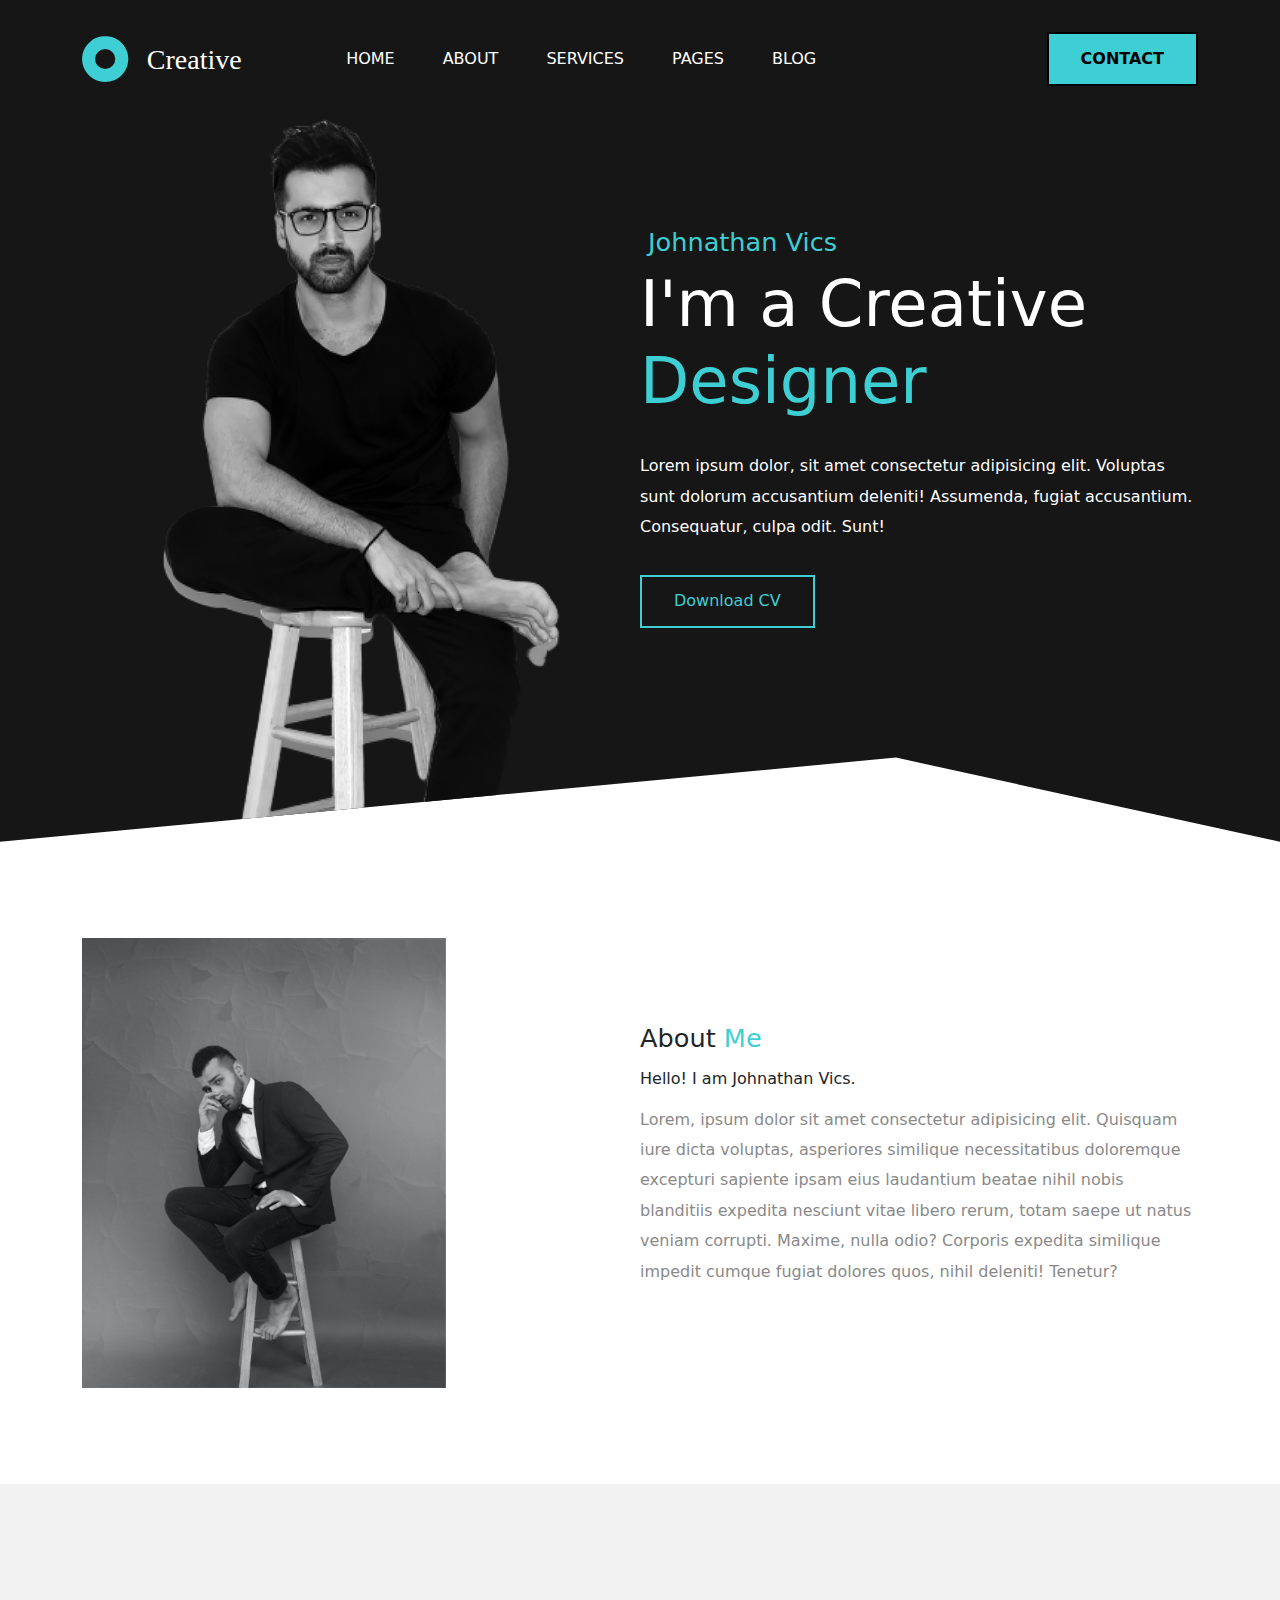
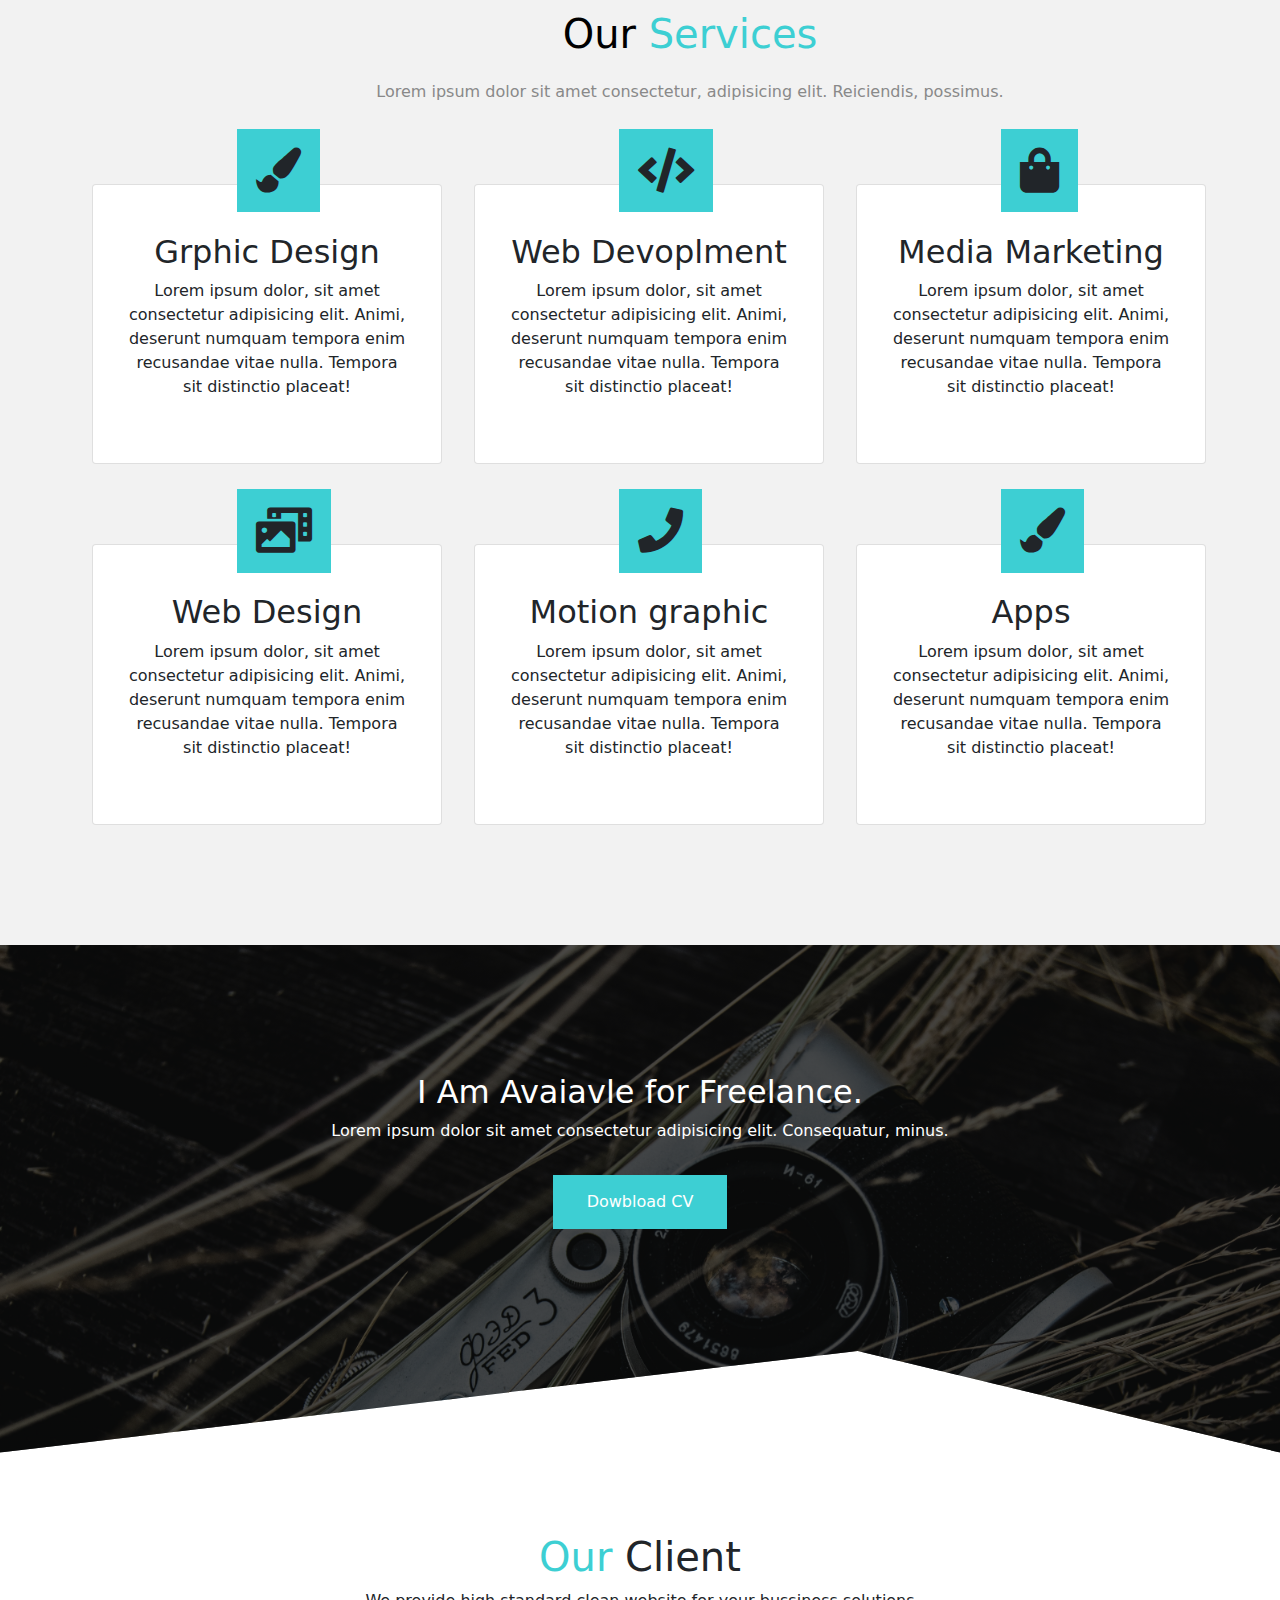
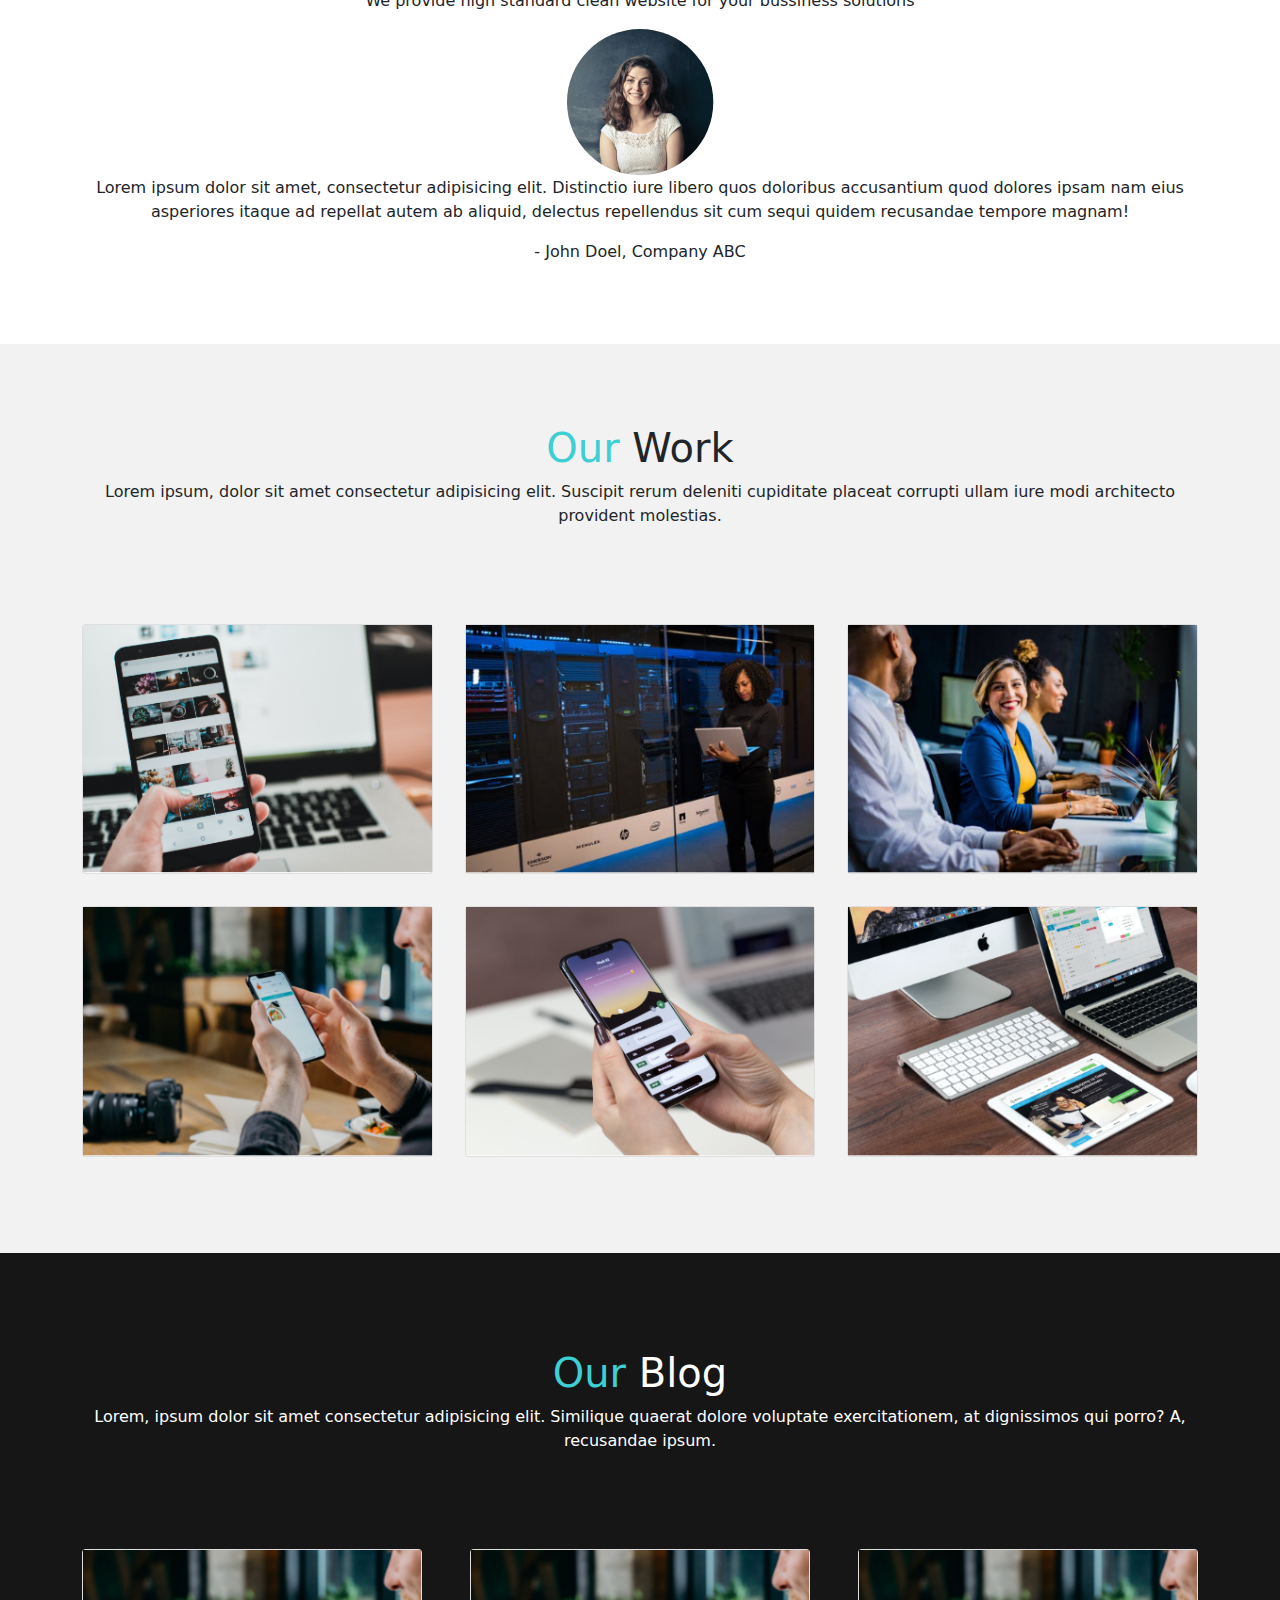
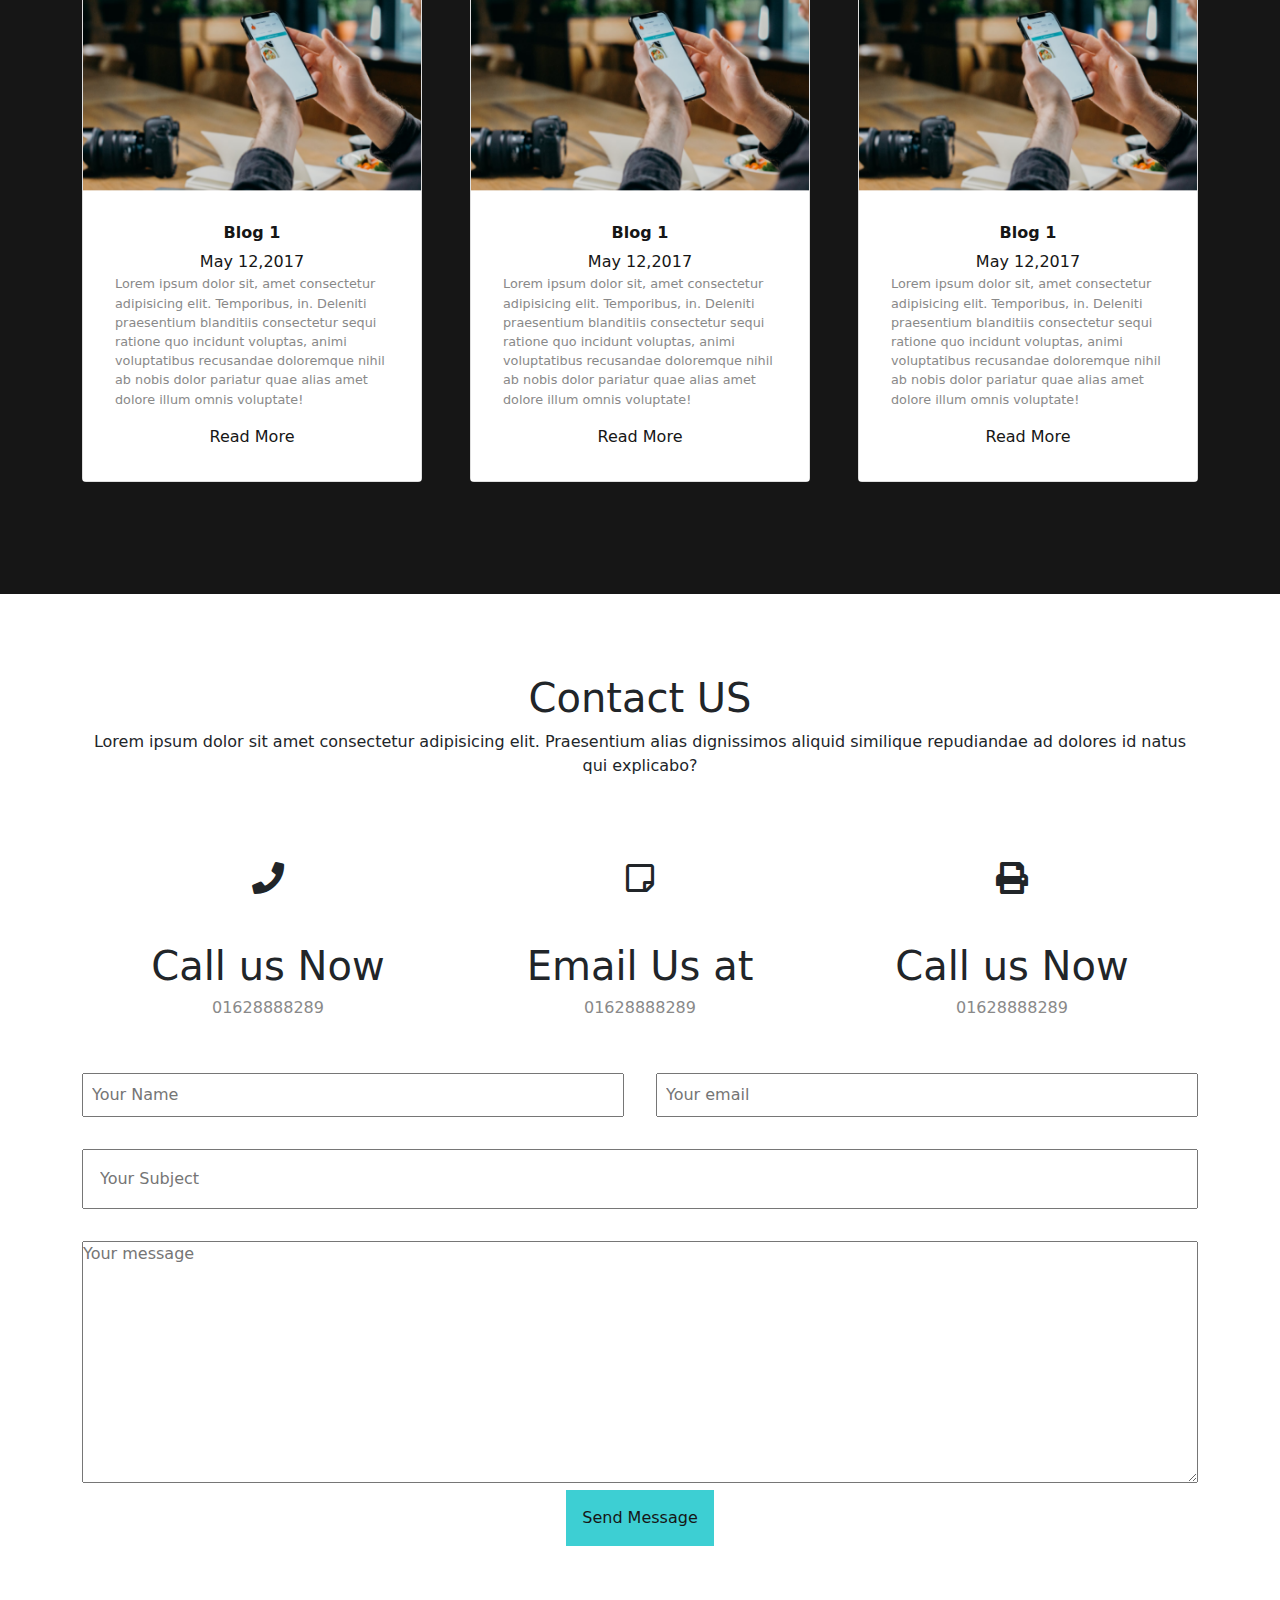
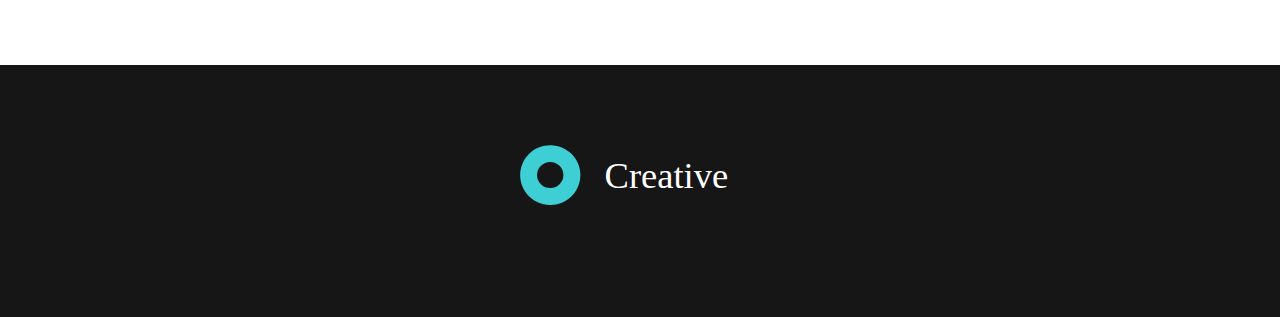
<file: portfolio/index.html>
<!DOCTYPE html>
<html lang="en">
<head>
    <meta charset="UTF-8">
    <meta http-equiv="X-UA-Compatible" content="IE=edge">
    <meta name="viewport" content="width=device-width, initial-scale=1.0">
    <title>My awesome portfolio</title>
    <link rel="stylesheet" href="style.css">
    <link rel="preconnect" href="https://fonts.googleapis.com">
<link rel="preconnect" href="https://fonts.gstatic.com" crossorigin>
<link href="https://fonts.googleapis.com/css2?family=Poppins:wght@400;600&display=swap" rel="stylesheet">
<link rel="stylesheet" href="assets/fonts/fontAwesome/css/all.min.css">
<link rel="stylesheet" href="assets/css/bootstrap.min.css">

<link rel="stylesheet" href="assets/css/responsive.css">





</head>
<body>
    <header>
        <div class="container ">
        <nav class="flex items-center justify-between">
            <div class="brand flex items-center">
              <div class="logo">
                  <img src="assets/img/logo.svg" alt="">
                  
              </div>
              <div class="links">
                  <ul>
                      <li><a href="#">HOME</a></li>
                      <li><a href="#">ABOUT</a></li>
                      <li><a href="#">SERVICES</a></li>
                      <li><a href="#">PAGES</a></li>
                      <li><a href="#">BLOG</a></li>
                  </ul>
              </div>
            </div>
            <div class="contact ">
                   <button>CONTACT</button>
            </div>
        
        </nav> 
        <div class="hero flex items-center justify-between">
         <div class="left flex-1 flex justify-center">
          <img src="assets/img/man.png" alt="">
         </div>
          <div class="right flex-1">
             <div>
             <h6>Johnathan Vics</h6>
             <h1>I'm a Creative <span>Designer</span></h1>
             <p>Lorem ipsum dolor, sit amet consectetur adipisicing elit. Voluptas sunt dolorum accusantium deleniti! Assumenda, fugiat
             accusantium. Consequatur, culpa odit. Sunt!</p>
             <div>
             <button>Download CV</button>
            </div>
        </div> 
          </div>
        </div> 
    </div>
    </header>
    <section class="about"> 
    <div class="container flex items-center">
       <div class="left flex-1">
           <img src="assets/img/man-2.png" alt="">
       </div>
        <div class="right flex-1">
            <h1>About <span>Me</span></h1>
            <h3>Hello! I am Johnathan Vics.</h3>
            <p>Lorem, ipsum dolor sit amet consectetur adipisicing elit. Quisquam iure dicta voluptas, asperiores similique necessitatibus doloremque excepturi sapiente ipsam eius laudantium beatae nihil nobis blanditiis expedita nesciunt vitae libero rerum, totam saepe ut natus veniam corrupti. Maxime, nulla odio? Corporis expedita similique impedit cumque fugiat 
                dolores quos, nihil deleniti! Tenetur?</p>
           
        </div>


    </div>      
    
    </section>
    <section class="service">
        <div class="container">
            <div class="write">
            <h1 class="service-heading">Our <span>Services</span></h1>
            <p>Lorem ipsum dolor sit amet consectetur, adipisicing elit. Reiciendis, possimus.</p>
        </div>
            <div class="wrapper">
                <div class="card">
                    <i class="fas fa-paint-brush"></i>
                    <h2>Grphic Design</h2>
                    <p>Lorem ipsum dolor, sit amet consectetur adipisicing elit. Animi, deserunt numquam tempora enim recusandae vitae nulla. Tempora sit distinctio placeat!</p>

                </div>
                <div class="card">
                    <i class="fas fa-code"></i>
                    <h2>Web Devoplment</h2>
                    <p>Lorem ipsum dolor, sit amet consectetur adipisicing elit. Animi, deserunt numquam tempora enim recusandae vitae nulla. Tempora sit distinctio placeat!</p>
                    
                </div>
                <div class="card">
                    <i class="fas fa-shopping-bag"></i>
                    <h2>Media Marketing</h2>
                    <p>Lorem ipsum dolor, sit amet consectetur adipisicing elit. Animi, deserunt numquam tempora enim recusandae vitae nulla. Tempora sit distinctio placeat!</p>
                    
                </div>
                <div class="card">
                    <i class="fas fa-photo-video"></i>
                    <h2>Web Design</h2>
                    <p>Lorem ipsum dolor, sit amet consectetur adipisicing elit. Animi, deserunt numquam tempora enim recusandae vitae nulla. Tempora sit distinctio placeat!</p>
                    
                </div>
                <div class="card">
                    <i class="fas fa-phone"></i>
                    <h2>Motion graphic</h2>
                    <p>Lorem ipsum dolor, sit amet consectetur adipisicing elit. Animi, deserunt numquam tempora enim recusandae vitae nulla. Tempora sit distinctio placeat!</p>
                    
                </div>
                <div class="card">
                    <i class="fas fa-paint-brush"></i>
                    <h2>Apps</h2>
                    <p>Lorem ipsum dolor, sit amet consectetur adipisicing elit. Animi, deserunt numquam tempora enim recusandae vitae nulla. Tempora sit distinctio placeat!</p>
                    
                </div>
            </div>
        </div>
    </section>
    <section class="freelance">
        <h1>I Am Avaiavle for Freelance.</h1>
        <p>Lorem ipsum dolor sit amet consectetur adipisicing elit. Consequatur, minus.</p>
        <button>Dowbload CV</button>
    </section>
    <section class="reviews">
        <div class="container">
            <h1><span>Our</span> Client</h1>
            <p>We provide high standard clean website for your bussiness solutions</p>
            <div class="slider">
              <div class="slide">
                  <img src="assets/img/lady.png" alt="">
                  <p>Lorem ipsum dolor sit amet, consectetur adipisicing elit. Distinctio iure libero quos doloribus accusantium quod dolores ipsam nam eius asperiores itaque ad repellat autem ab aliquid, delectus repellendus sit cum sequi quidem recusandae tempore magnam!</p>
                  <span>- John Doel, Company ABC</span>
              </div>
              
            </div>
            </div>
        </div>
    </section>
<section class="work">
    <div class="container">
        <h1><span>Our</span> Work</h1>
        <p>Lorem ipsum, dolor sit amet consectetur adipisicing elit. Suscipit rerum deleniti cupiditate placeat corrupti ullam iure modi architecto provident molestias.</p>
        <div class="wrapper">
            <div class="card">
                <div class="overlay">
                    <span>Category</span>
                    <a href="#">Web Development</a>
                </div>
                <img src="assets/img/ph-1.png" alt="">
            </div>
            <div class="card">
                <div class="overlay">
                    <span>Category</span>
                    <a href="#">Web Development</a>
                </div>
                <img src="assets/img/article-ph-3.png" alt="">
            </div>
            <div class="card">
                <div class="overlay">
                    <span>Category</span>
                    <a href="#">Web Development</a>
                </div>
                <img src="assets/img/article-ph-2.png" alt="">
            </div>
            <div class="card">
                <div class="overlay">
                    <span>Category</span>
                    <a href="#">Web Development</a>
                </div>
                <img src="assets/img/article-ph-1.png" alt="">
            </div>
            <div class="card">
                <div class="overlay">
                    <span>Category</span>
                    <a href="#">Web Development</a>
                </div>
                <img src="assets/img/ph-3.png" alt="">
            </div>
            <div class="card">
                <div class="overlay">
                    <span>Category</span>
                    <a href="#">Web Development</a>
                </div>
                <img src="assets/img/ph-2.png" alt="">
            </div>
        </div>
    </div>
</section>
   <section class="blog">
       <div class="container">
           <h1><span>Our</span> Blog</h1>
           <p>Lorem, ipsum dolor sit amet consectetur adipisicing elit. Similique quaerat dolore voluptate exercitationem, at dignissimos qui porro? A, recusandae ipsum.</p>
           <div class="wrapper">
               <div class="card">
                   <div class="img-wrapper">
                <img src="assets/img/article-ph-1.png" alt="">
            </div>
            <div class="cardcontent">
                <a href="">
                    <h1>Blog 1</h1>
                </a>
                <span>May 12,2017</span>
                <p>Lorem ipsum dolor sit, amet consectetur adipisicing elit. Temporibus, in. Deleniti praesentium blanditiis consectetur sequi ratione quo incidunt voluptas, animi voluptatibus recusandae doloremque nihil ab nobis dolor pariatur quae alias amet dolore illum omnis voluptate!</p>
                <a href="">Read More</a>
            </div>
               </div>
               <div class="card">
                <div class="img-wrapper">
             <img src="assets/img/article-ph-1.png" alt="">
         </div>
         <div class="cardcontent">
             <a href="">
                 <h1>Blog 1</h1>
             </a>
             <span>May 12,2017</span>
             <p>Lorem ipsum dolor sit, amet consectetur adipisicing elit. Temporibus, in. Deleniti praesentium blanditiis consectetur sequi ratione quo incidunt voluptas, animi voluptatibus recusandae doloremque nihil ab nobis dolor pariatur quae alias amet dolore illum omnis voluptate!</p>
             <a href="">Read More</a>
         </div>
            </div>
            <div class="card">
                <div class="img-wrapper">
             <img src="assets/img/article-ph-1.png" alt="">
         </div>
         <div class="cardcontent">
             <a href="">
                 <h1>Blog 1</h1>
             </a>
             <span>May 12,2017</span>
             <p>Lorem ipsum dolor sit, amet consectetur adipisicing elit. Temporibus, in. Deleniti praesentium blanditiis consectetur sequi ratione quo incidunt voluptas, animi voluptatibus recusandae doloremque nihil ab nobis dolor pariatur quae alias amet dolore illum omnis voluptate!</p>
             <a href="">Read More</a>
         </div>
            </div>
              

           </div>
       </div>
   </section> 
<section class="contactform">
    <div class="container">
        <h1>Contact US</h1>
        <p>Lorem ipsum dolor sit amet consectetur adipisicing elit. Praesentium alias dignissimos aliquid similique repudiandae ad dolores id natus qui explicabo?</p>
        <div class="wrapper">
            <div class="icon">
                <i class="fas fa-phone"></i>
                <h1>Call us Now</h1>
                <h6>01628888289</h6>
            </div>
            <div class="icon">
                <i class="far fa-sticky-note"></i>
                <h1>Email Us at</h1>
                <h6>01628888289</h6>
            </div>
            <div class="icon">
                <i class="fas fa-print"></i>
                <h1>Call us Now</h1>
                <h6>01628888289</h6>
            </div>

        </div>
        <div class="input">
            
                <input type="text" placeholder="Your Name">
                <input type="email" placeholder="Your email">
            
        </div>
        <div class="input2">
            <input type="text" placeholder="Your Subject">
            <textarea name="" id="" cols="30" rows="10" placeholder="Your message"></textarea>

        </div>
        <div class="btn">
            <button>Send Message</button>
        </div>
    </div>
</section>
<footer> 
    <img src="assets/img/logo.svg" alt="">  

</footer>

    
    
      <!-- jquery -->
      <script src='assets/js/jquery-3.6.0.min.js'></script>
      <!-- Bootstrap Bundle JS  -->
      <script src='assets/js/bootstrap.bundle.min.js'></script>
  </body>  
</body>
</html>
</file>
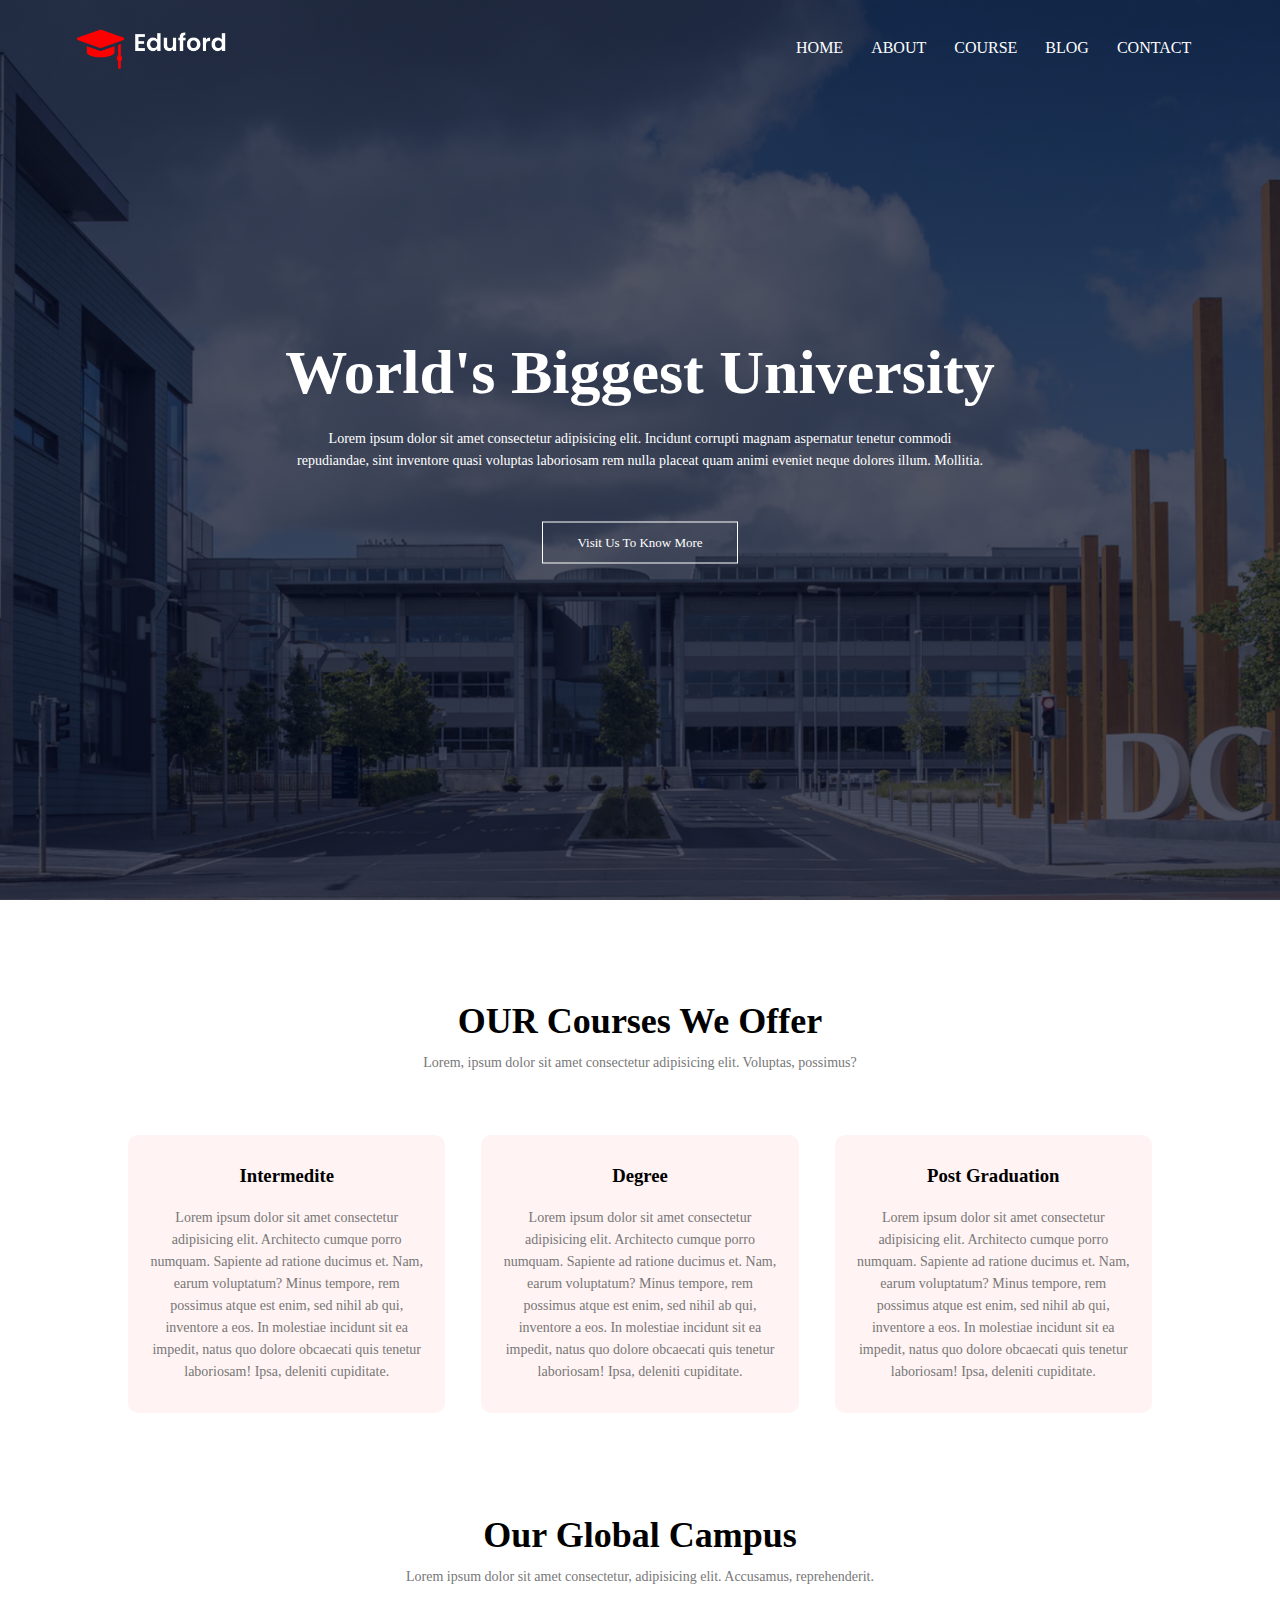
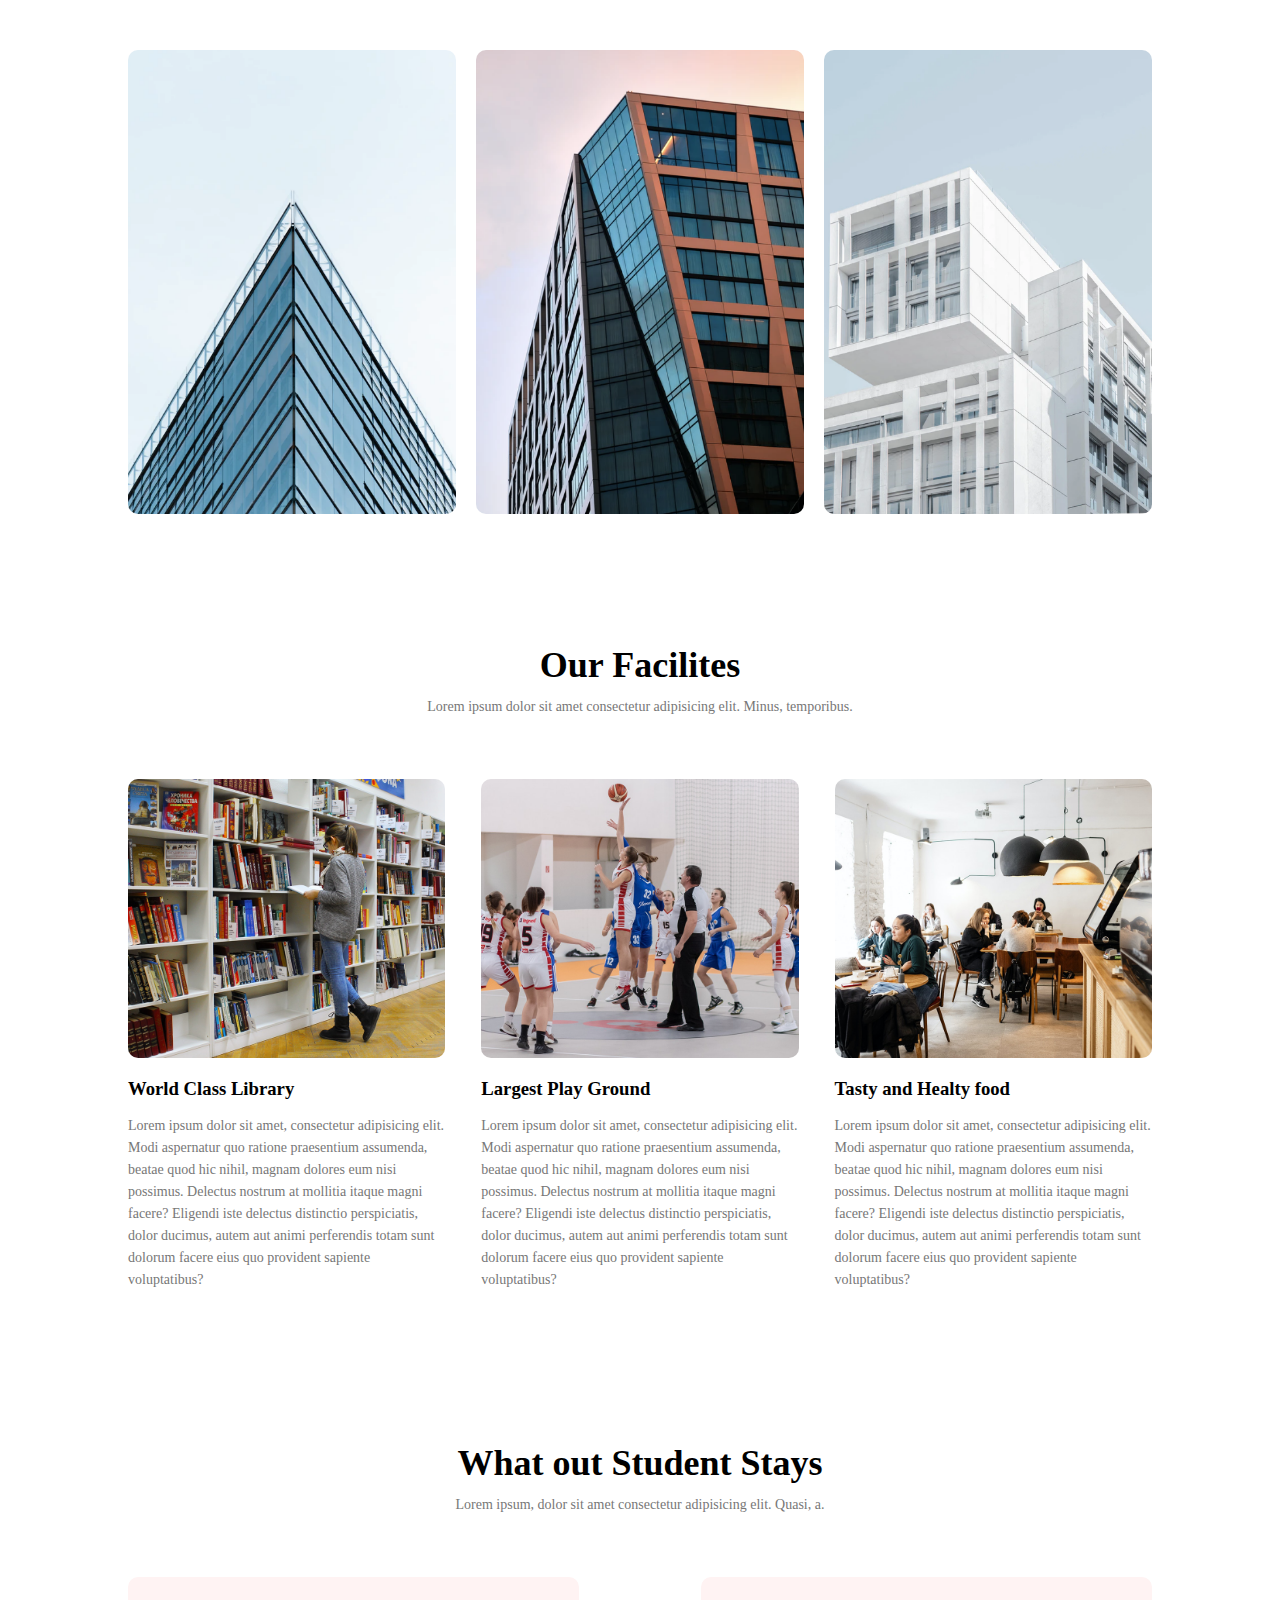
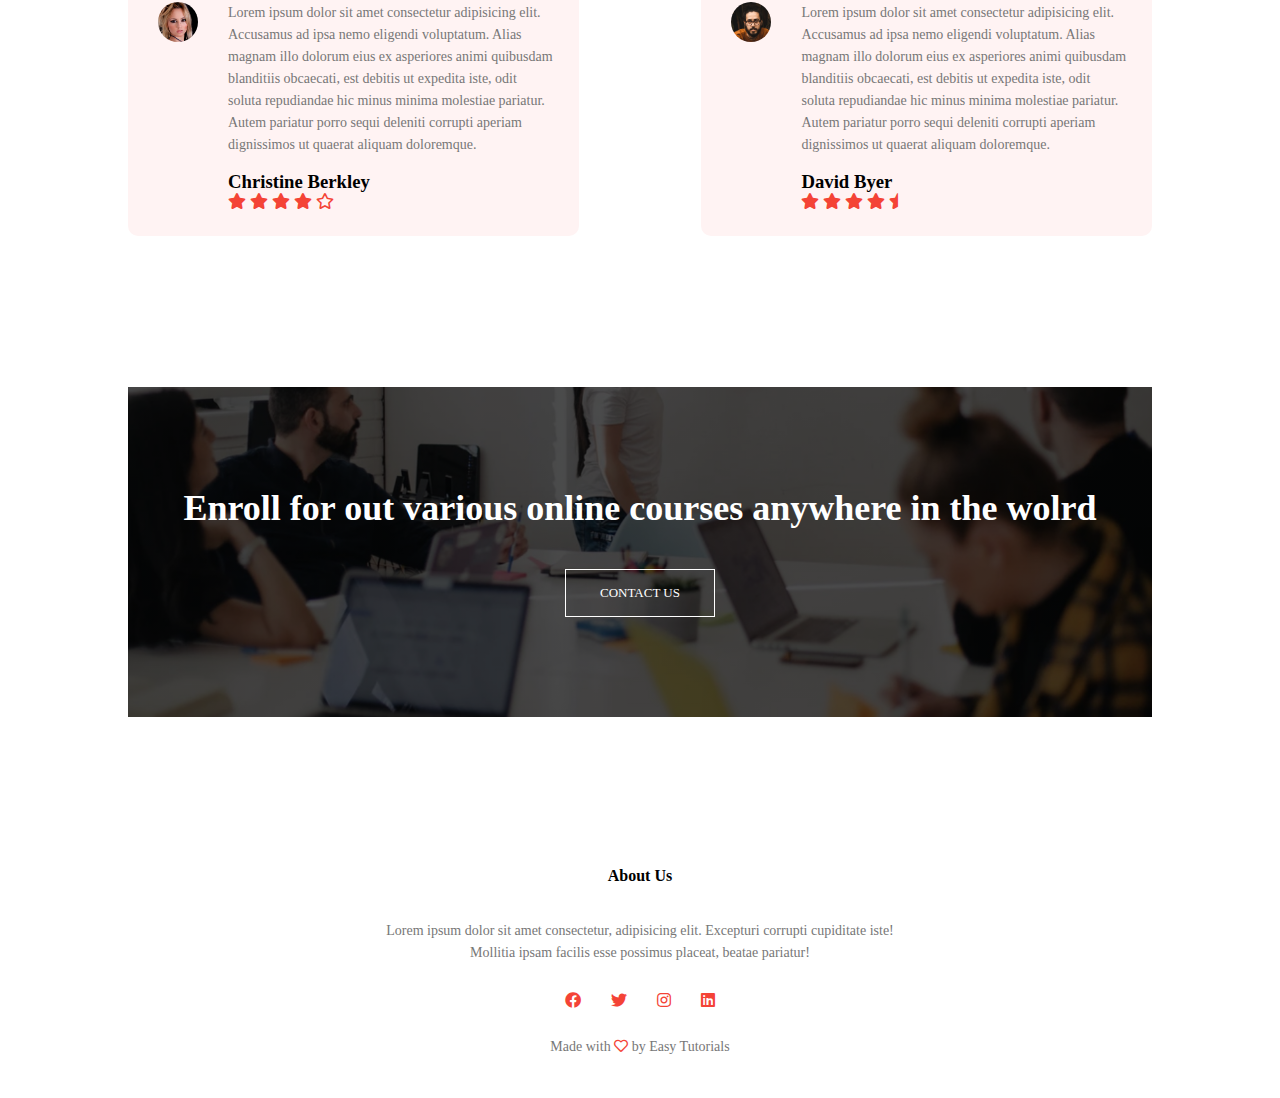
<file: university/index.html>
<!DOCTYPE html>
<html lang="en">
<head>
    <meta charset="UTF-8">
    <meta http-equiv="X-UA-Compatible" content="IE=edge">
    <meta name="viewport" content="width=device-width, initial-scale=1.0">
    <title>University Website Design</title>
    <link rel="stylesheet" href="assets/fonts/fontAwesome/css/all.min.css">
    
    <script src='assets/js/jquery-3.6.0.min.js'></script>
    
    <link rel="stylesheet" href="style.css">
    <link rel="stylesheet" href="assets/css/responsive.css">
</head>
<body>
<!---Header Part Starts-->
    <section class="header">
     <nav>
         <a href="index.html"><img src="assets/img/logo.png" alt=""></a>
         <div class="navlinks" >
        <i class="fa fa-times" ></i>
             <ul>
                 <li><a href="index.html">HOME</a></li>
                 <li><a href="about.html">ABOUT</a></li>
                 <li><a href="course.html">COURSE</a></li>
                 <li><a href="blog.html">BLOG</a></li>
                 <li><a href="contact.html">CONTACT</a></li>
                 
             </ul>
         </div>
         <i class="fa fa-bars"></i>
     </nav>
     <div class="textbox">
         <h1>World's Biggest University</h1>
         <p>Lorem ipsum dolor sit amet consectetur adipisicing elit. Incidunt corrupti magnam aspernatur tenetur commodi <br> repudiandae, sint inventore quasi voluptas laboriosam rem nulla placeat quam animi eveniet neque dolores illum. Mollitia.</p>
         <a href="">Visit Us To Know More</a>
     </div>

    </section>
<!---Header Part Ends-->
<!--Course Part Starts -->
<section class="course">
    <h1>OUR Courses We Offer</h1>
    <p>Lorem, ipsum dolor sit amet consectetur adipisicing elit. Voluptas, possimus?</p>
    <div class="row">
        <div class="course-col">
            <h3>Intermedite</h3>
            <p>Lorem ipsum dolor sit amet consectetur adipisicing elit. Architecto cumque porro numquam. Sapiente ad ratione ducimus et. Nam, earum voluptatum? Minus tempore, rem possimus atque est enim, sed nihil ab qui, inventore a eos. In molestiae incidunt sit ea impedit, natus quo dolore obcaecati quis tenetur laboriosam! Ipsa, deleniti cupiditate.</p>

        </div>
        <div class="course-col">
            <h3>Degree</h3>
            <p>Lorem ipsum dolor sit amet consectetur adipisicing elit. Architecto cumque porro numquam. Sapiente ad ratione ducimus et. Nam, earum voluptatum? Minus tempore, rem possimus atque est enim, sed nihil ab qui, inventore a eos. In molestiae incidunt sit ea impedit, natus quo dolore obcaecati quis tenetur laboriosam! Ipsa, deleniti cupiditate.</p>
            
        </div>
        <div class="course-col">
            <h3>Post Graduation</h3>
            <p>Lorem ipsum dolor sit amet consectetur adipisicing elit. Architecto cumque porro numquam. Sapiente ad ratione ducimus et. Nam, earum voluptatum? Minus tempore, rem possimus atque est enim, sed nihil ab qui, inventore a eos. In molestiae incidunt sit ea impedit, natus quo dolore obcaecati quis tenetur laboriosam! Ipsa, deleniti cupiditate.</p>
            
        </div>
    </div>
</section>
<!--Course Part ENDS -->
<!--CAmpus Part Starts -->
<section class="campus">
<h1>Our Global Campus</h1>
<p>Lorem ipsum dolor sit amet consectetur, adipisicing elit. Accusamus, reprehenderit.</p>
<div class="row">
    <div class="campus-col">
        <img src="assets/img/london.png" alt="">
      <div class="layer">
          <h3>LONDON</h3>
      </div>  
    </div>
    <div class="campus-col">
        <img src="assets/img/newyork.png" alt="">
      <div class="layer">
          <h3>NEW YORK</h3>
      </div>  
    </div>
    <div class="campus-col">
        <img src="assets/img/washington.png" alt="">
      <div class="layer">
          <h3>WASHINGTON</h3>
      </div>  
    </div>
</div>
</section>
<!--Campus Part ENDS-->
<!--Facilities Part Starts-->
<section class="facilites">
    <h1>Our Facilites</h1>
    <p>Lorem ipsum dolor sit amet consectetur adipisicing elit. Minus, temporibus.</p>
    <div class="row">
        <div class="facilities-col">
            <img src="assets/img/library.png" alt="">
            <h3>World Class Library</h3>
            <p>Lorem ipsum dolor sit amet, consectetur adipisicing elit. Modi aspernatur quo ratione praesentium assumenda, beatae quod hic nihil, magnam dolores eum nisi possimus. Delectus nostrum at mollitia itaque magni facere? Eligendi iste delectus distinctio perspiciatis, dolor ducimus, autem aut animi perferendis totam sunt dolorum facere eius quo provident sapiente voluptatibus?</p>

        </div>
        <div class="facilities-col">
            <img src="assets/img/basketball.png" alt="">
            <h3>Largest Play Ground</h3>
            <p>Lorem ipsum dolor sit amet, consectetur adipisicing elit. Modi aspernatur quo ratione praesentium assumenda, beatae quod hic nihil, magnam dolores eum nisi possimus. Delectus nostrum at mollitia itaque magni facere? Eligendi iste delectus distinctio perspiciatis, dolor ducimus, autem aut animi perferendis totam sunt dolorum facere eius quo provident sapiente voluptatibus?</p>
            
        </div>
        <div class="facilities-col">
            <img src="assets/img/cafeteria.png" alt="">
            <h3>Tasty and Healty food</h3>
            <p>Lorem ipsum dolor sit amet, consectetur adipisicing elit. Modi aspernatur quo ratione praesentium assumenda, beatae quod hic nihil, magnam dolores eum nisi possimus. Delectus nostrum at mollitia itaque magni facere? Eligendi iste delectus distinctio perspiciatis, dolor ducimus, autem aut animi perferendis totam sunt dolorum facere eius quo provident sapiente voluptatibus?</p>
            
        </div>
    </div>
</section>
<!--Facilities Part Ends-->
<!--Testimonials Part Starts-->
<section class="testimonials">
    <h1>What out Student Stays</h1>
    
    <p>Lorem ipsum, dolor sit amet consectetur adipisicing elit. Quasi, a.</p>

    <div class="row">
        <div class="testi-col">
            <img src="assets/img/user1.jpg" alt="">
            <div>
            <p>Lorem ipsum dolor sit amet consectetur adipisicing elit. Accusamus ad ipsa nemo eligendi voluptatum. Alias magnam illo dolorum eius ex asperiores animi quibusdam blanditiis obcaecati, est debitis ut expedita iste, odit soluta repudiandae hic minus minima molestiae pariatur. Autem pariatur porro sequi deleniti corrupti aperiam dignissimos ut quaerat aliquam doloremque.</p>
            <h3>Christine Berkley</h3>
            <i class="fa fa-star" ></i>
            <i class="fa fa-star" ></i>
            <i class="fa fa-star" ></i>
            <i class="fa fa-star" ></i>
            <i class="far fa-star"></i>
        </div>
        </div>
        <div class="testi-col">
            <img src="assets/img/user2.jpg" alt="">
            <div>
            <p>Lorem ipsum dolor sit amet consectetur adipisicing elit. Accusamus ad ipsa nemo eligendi voluptatum. Alias magnam illo dolorum eius ex asperiores animi quibusdam blanditiis obcaecati, est debitis ut expedita iste, odit soluta repudiandae hic minus minima molestiae pariatur. Autem pariatur porro sequi deleniti corrupti aperiam dignissimos ut quaerat aliquam doloremque.</p>
            <h3>David Byer</h3>
            <i class="fa fa-star" ></i>
            <i class="fa fa-star" ></i>
            <i class="fa fa-star" ></i>
            <i class="fa fa-star" ></i>
            <i class="fas fa-star-half"></i>
            
        </div>
        </div>
    </div>
</section>
<!--Testimonials Part Ends-->
<!--CTA Part Starts-->
<section class="cta">
    <h1>Enroll for out various online courses anywhere in the wolrd</h1>
    <a href="">CONTACT US</a>

</section>
<!--CTA Part Ends-->
<!--Footer Part Starts-->
<footer >
<h4>About Us</h4>
<p>Lorem ipsum dolor sit amet consectetur, adipisicing elit. Excepturi corrupti cupiditate iste! <br> Mollitia ipsam facilis esse possimus placeat, beatae pariatur!</p>
<div class="icons">
    
    <i class="fab fa-facebook"></i>
    <i class="fab fa-twitter"></i>
    <i class="fab fa-instagram"></i>
    <i class="fab fa-linkedin"></i>
</div>
<p>Made with <i class="far fa-heart"></i> by Easy Tutorials</i></p>
</footer>
<!--Footer Part Ends-->
    <script>
        $(document).ready(function(){
          
         $(".fa-times").click(function(){
             $(".navlinks").css("right","-200px");
         });
 
         $(".fa-bars").click(function(){
             $(".navlinks").css("right","0%");
         });
         });
   
 
 
     </script>
</body>
</html>
</file>
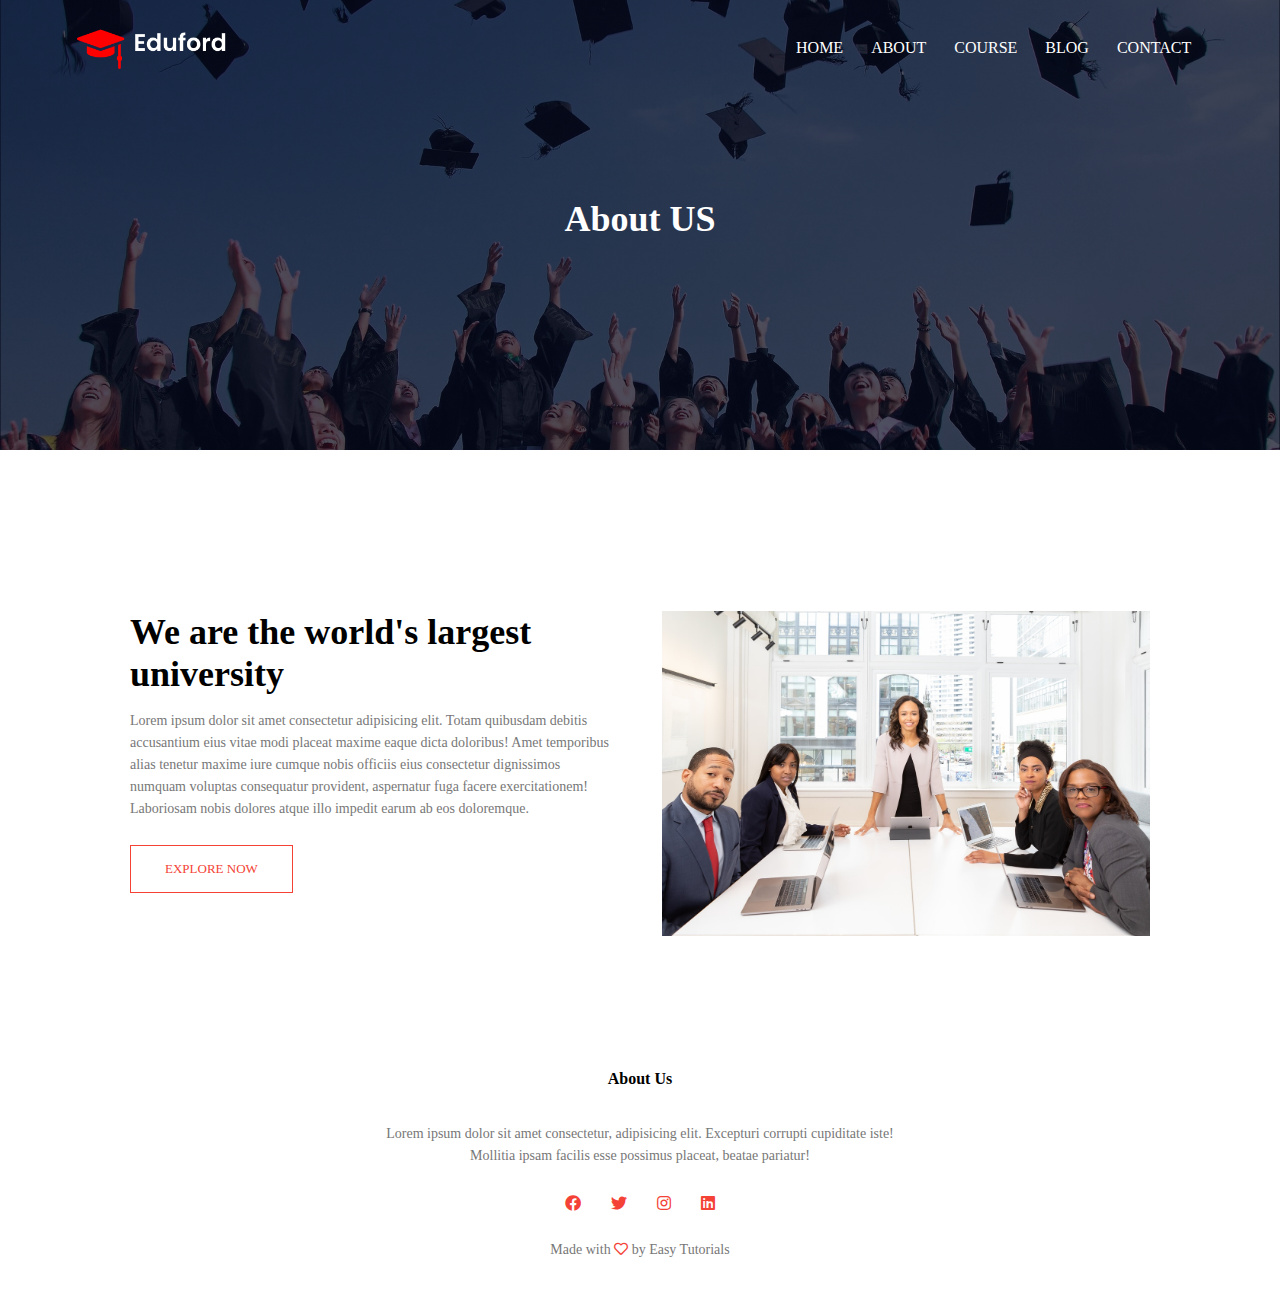
<file: university/about.html>
<!DOCTYPE html>
<html lang="en">
<head>
    <meta charset="UTF-8">
    <meta http-equiv="X-UA-Compatible" content="IE=edge">
    <meta name="viewport" content="width=device-width, initial-scale=1.0">
    <title>University Website Design</title>
    <link rel="stylesheet" href="assets/fonts/fontAwesome/css/all.min.css">
    
    <script src='assets/js/jquery-3.6.0.min.js'></script>
    
    <link rel="stylesheet" href="style.css">
    <link rel="stylesheet" href="assets/css/responsive.css">
</head>
<body>
<!---Header Part Starts-->
    <section class="sub-header">
     <nav>
         <a href="index.html"><img src="assets/img/logo.png" alt=""></a>
         <div class="navlinks" >
        <i class="fa fa-times" ></i>
             <ul>
                <li><a href="index.html">HOME</a></li>
                <li><a href="about.html">ABOUT</a></li>
                <li><a href="course.html">COURSE</a></li>
                <li><a href="blog.html">BLOG</a></li>
                <li><a href="contact.html">CONTACT</a></li>
                 
             </ul>
         </div>
         <i class="fa fa-bars"></i>
     </nav>
     <h1>About US</h1>

    </section>
<!---Header Part Ends-->
<!---About US Content-->
<section class="aboutus">
    <div class="row">
        <div class="about-col">
            <h1>We are the world's largest university</h1>
            <p>Lorem ipsum dolor sit amet consectetur adipisicing elit. Totam quibusdam debitis accusantium eius vitae modi placeat maxime eaque dicta doloribus! Amet temporibus alias tenetur maxime iure cumque nobis officiis eius consectetur dignissimos numquam voluptas consequatur provident, aspernatur fuga facere exercitationem! Laboriosam nobis dolores atque illo impedit earum ab eos doloremque.</p>
            <a href="">EXPLORE NOW</a>
        </div>
        <div class="about-col">
            <img src="assets/img/about.jpg" alt="">
        </div>
    </div>
</section>
<!---About US Content Ends-->


<footer >
<h4>About Us</h4>
<p>Lorem ipsum dolor sit amet consectetur, adipisicing elit. Excepturi corrupti cupiditate iste! <br> Mollitia ipsam facilis esse possimus placeat, beatae pariatur!</p>
<div class="icons">
    
    <i class="fab fa-facebook"></i>
    <i class="fab fa-twitter"></i>
    <i class="fab fa-instagram"></i>
    <i class="fab fa-linkedin"></i>
</div>
<p>Made with <i class="far fa-heart"></i> by Easy Tutorials</i></p>
</footer>
<!--Footer Part Ends-->
    <script>
        $(document).ready(function(){
          
         $(".fa-times").click(function(){
             $(".navlinks").css("right","-200px");
         });
 
         $(".fa-bars").click(function(){
             $(".navlinks").css("right","0%");
         });
         });
   
 
 
     </script>
</body>
</html>
</file>
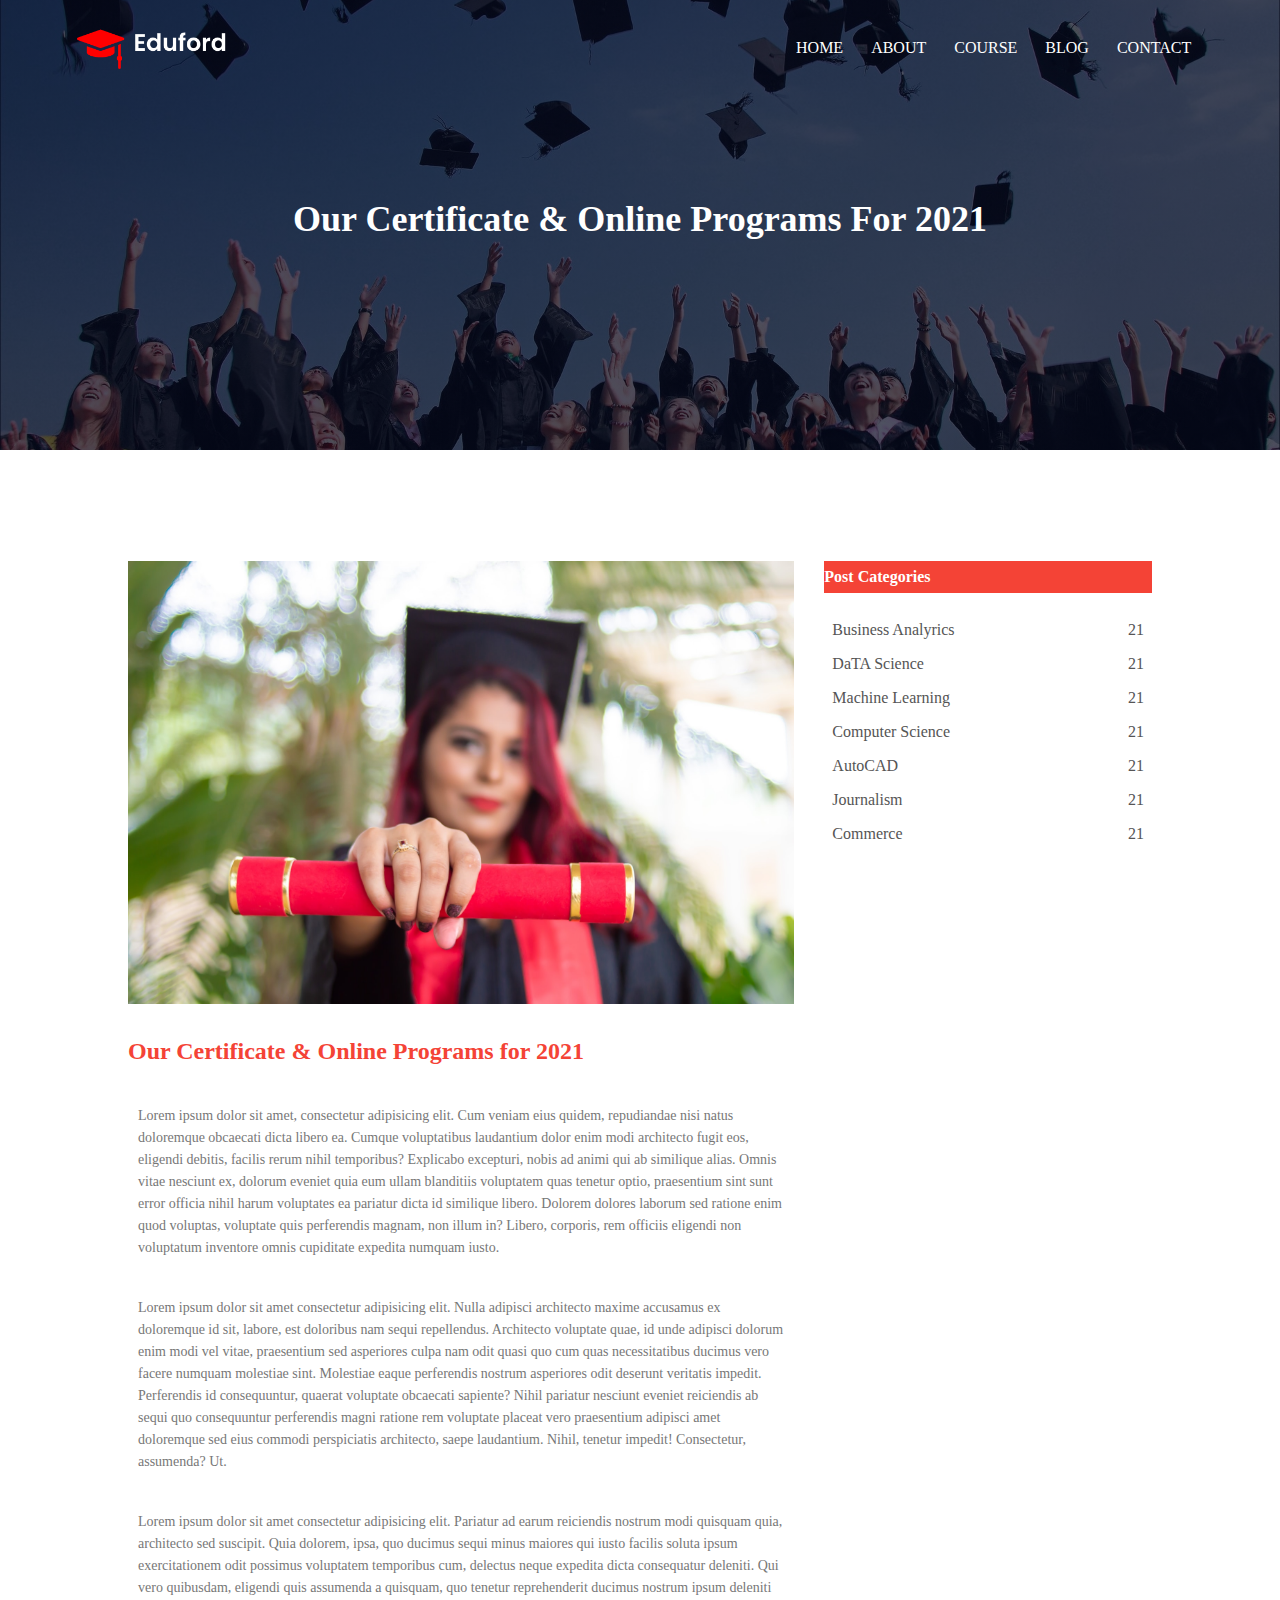
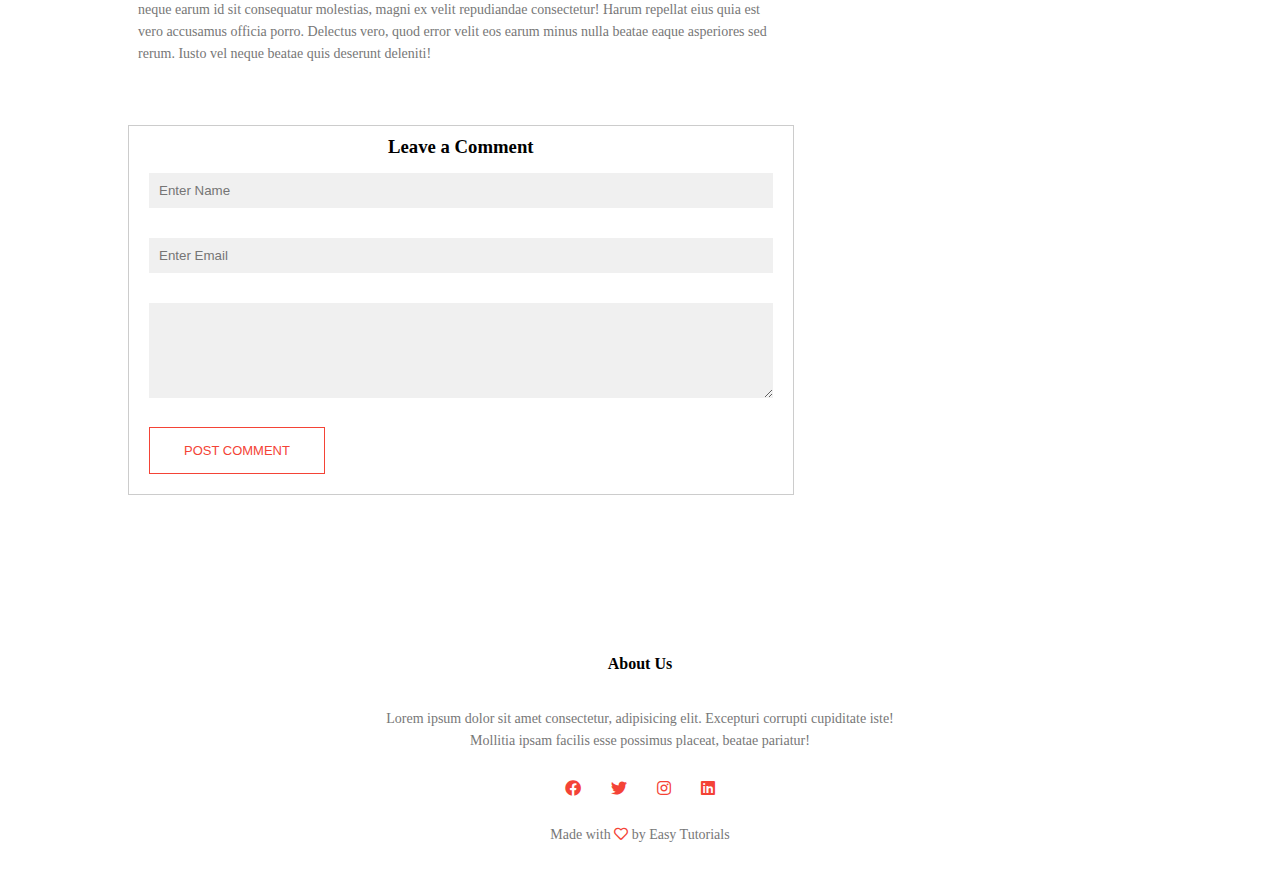
<file: university/blog.html>
<!DOCTYPE html>
<html lang="en">
<head>
    <meta charset="UTF-8">
    <meta http-equiv="X-UA-Compatible" content="IE=edge">
    <meta name="viewport" content="width=device-width, initial-scale=1.0">
    <title>University Website Design</title>
    <link rel="stylesheet" href="assets/fonts/fontAwesome/css/all.min.css">
    
    <script src='assets/js/jquery-3.6.0.min.js'></script>
    
    <link rel="stylesheet" href="style.css">
    <link rel="stylesheet" href="assets/css/responsive.css">
</head>
<body>
<!---Header Part Starts-->
    <section class="sub-header">
     <nav>
         <a href="index.html"><img src="assets/img/logo.png" alt=""></a>
         <div class="navlinks" >
        <i class="fa fa-times" ></i>
             <ul>
                <li><a href="index.html">HOME</a></li>
                 <li><a href="about.html">ABOUT</a></li>
                 <li><a href="course.html">COURSE</a></li>
                 <li><a href="blog.html">BLOG</a></li>
                 <li><a href="contact.html">CONTACT</a></li>
                 
             </ul>
         </div>
         <i class="fa fa-bars"></i>
     </nav>
     <h1>Our Certificate & Online Programs For 2021</h1>

    </section>
<!---Header Part Ends-->
<!---Blog Part Starts-->
<section class="blog">
    <div class="row">
        <div class="blogleft">
            <img src="assets/img/certificate.jpg" alt="">
            <h2>Our Certificate & Online Programs for 2021</h2>
            <p>Lorem ipsum dolor sit amet, consectetur adipisicing elit. Cum veniam eius quidem, repudiandae nisi natus doloremque obcaecati dicta libero ea. Cumque voluptatibus laudantium dolor enim modi architecto fugit eos, eligendi debitis, facilis rerum nihil temporibus? Explicabo excepturi, nobis ad animi qui ab similique alias. Omnis vitae nesciunt ex, dolorum eveniet quia eum ullam blanditiis voluptatem quas tenetur optio, praesentium sint sunt error officia nihil harum voluptates ea pariatur dicta id similique libero. Dolorem dolores laborum sed ratione enim quod voluptas, voluptate quis perferendis magnam, non illum in? Libero, corporis, rem officiis eligendi non voluptatum inventore omnis cupiditate expedita numquam iusto.</p>
            <br>
            <p>Lorem ipsum dolor sit amet consectetur adipisicing elit. Nulla adipisci architecto maxime accusamus ex doloremque id sit, labore, est doloribus nam sequi repellendus. Architecto voluptate quae, id unde adipisci dolorum enim modi vel vitae, praesentium sed asperiores culpa nam odit quasi quo cum quas necessitatibus ducimus vero facere numquam molestiae sint. Molestiae eaque perferendis nostrum asperiores odit deserunt veritatis impedit. Perferendis id consequuntur, quaerat voluptate obcaecati sapiente? Nihil pariatur nesciunt eveniet reiciendis ab sequi quo consequuntur perferendis magni ratione rem voluptate placeat vero praesentium adipisci amet doloremque sed eius commodi perspiciatis architecto, saepe laudantium. Nihil, tenetur impedit! Consectetur, assumenda? Ut.</p>
            <br>
            <p>Lorem ipsum dolor sit amet consectetur adipisicing elit. Pariatur ad earum reiciendis nostrum modi quisquam quia, architecto sed suscipit. Quia dolorem, ipsa, quo ducimus sequi minus maiores qui iusto facilis soluta ipsum exercitationem odit possimus voluptatem temporibus cum, delectus neque expedita dicta consequatur deleniti. Qui vero quibusdam, eligendi quis assumenda a quisquam, quo tenetur reprehenderit ducimus nostrum ipsum deleniti neque earum id sit consequatur molestias, magni ex velit repudiandae consectetur! Harum repellat eius quia est vero accusamus officia porro. Delectus vero, quod error velit eos earum minus nulla beatae eaque asperiores sed rerum. Iusto vel neque beatae quis deserunt deleniti!</p>
             
            <div class="comment">
             <h3>
                 Leave a Comment
             </h3>
             <form action="" class="commentform">
                 <input type="text" placeholder="Enter Name">
                 <input type="email" placeholder="Enter Email">
                 <textarea name="" id="" cols="30" rows="5" placeholder="Your Comment">

                 </textarea>
                 <button type="submit">POST COMMENT</button>
             </form>
            </div>


        </div>
<div class="blogright">
    <h3>Post Categories</h3>
    <div>
        <span>Business Analyrics</span>
        <span>21</span>
    </div>
    <div>
        <span>DaTA Science</span>
        <span>21</span>
    </div>
    <div>
        <span>Machine Learning</span>
        <span>21</span>
    </div>
    <div>
        <span>Computer Science</span>
        <span>21</span>
    </div>
    <div>
        <span>AutoCAD</span>
        <span>21</span>
    </div>
    <div>
        <span>Journalism</span>
        <span>21</span>
    </div>
    <div>
        <span>Commerce</span>
        <span>21</span>
    </div>
</div>
    </div>
</section>
<!---Blog Part Ends-->
<!--Footer Part Starts-->
<footer >
<h4>About Us</h4>
<p>Lorem ipsum dolor sit amet consectetur, adipisicing elit. Excepturi corrupti cupiditate iste! <br> Mollitia ipsam facilis esse possimus placeat, beatae pariatur!</p>
<div class="icons">
    
    <i class="fab fa-facebook"></i>
    <i class="fab fa-twitter"></i>
    <i class="fab fa-instagram"></i>
    <i class="fab fa-linkedin"></i>
</div>
<p>Made with <i class="far fa-heart"></i> by Easy Tutorials</i></p>
</footer>
<!--Footer Part Ends-->
    <script>
        $(document).ready(function(){
          
         $(".fa-times").click(function(){
             $(".navlinks").css("right","-200px");
         });
 
         $(".fa-bars").click(function(){
             $(".navlinks").css("right","0%");
         });
         });
   
 
 
     </script>
</body>
</html>
</file>
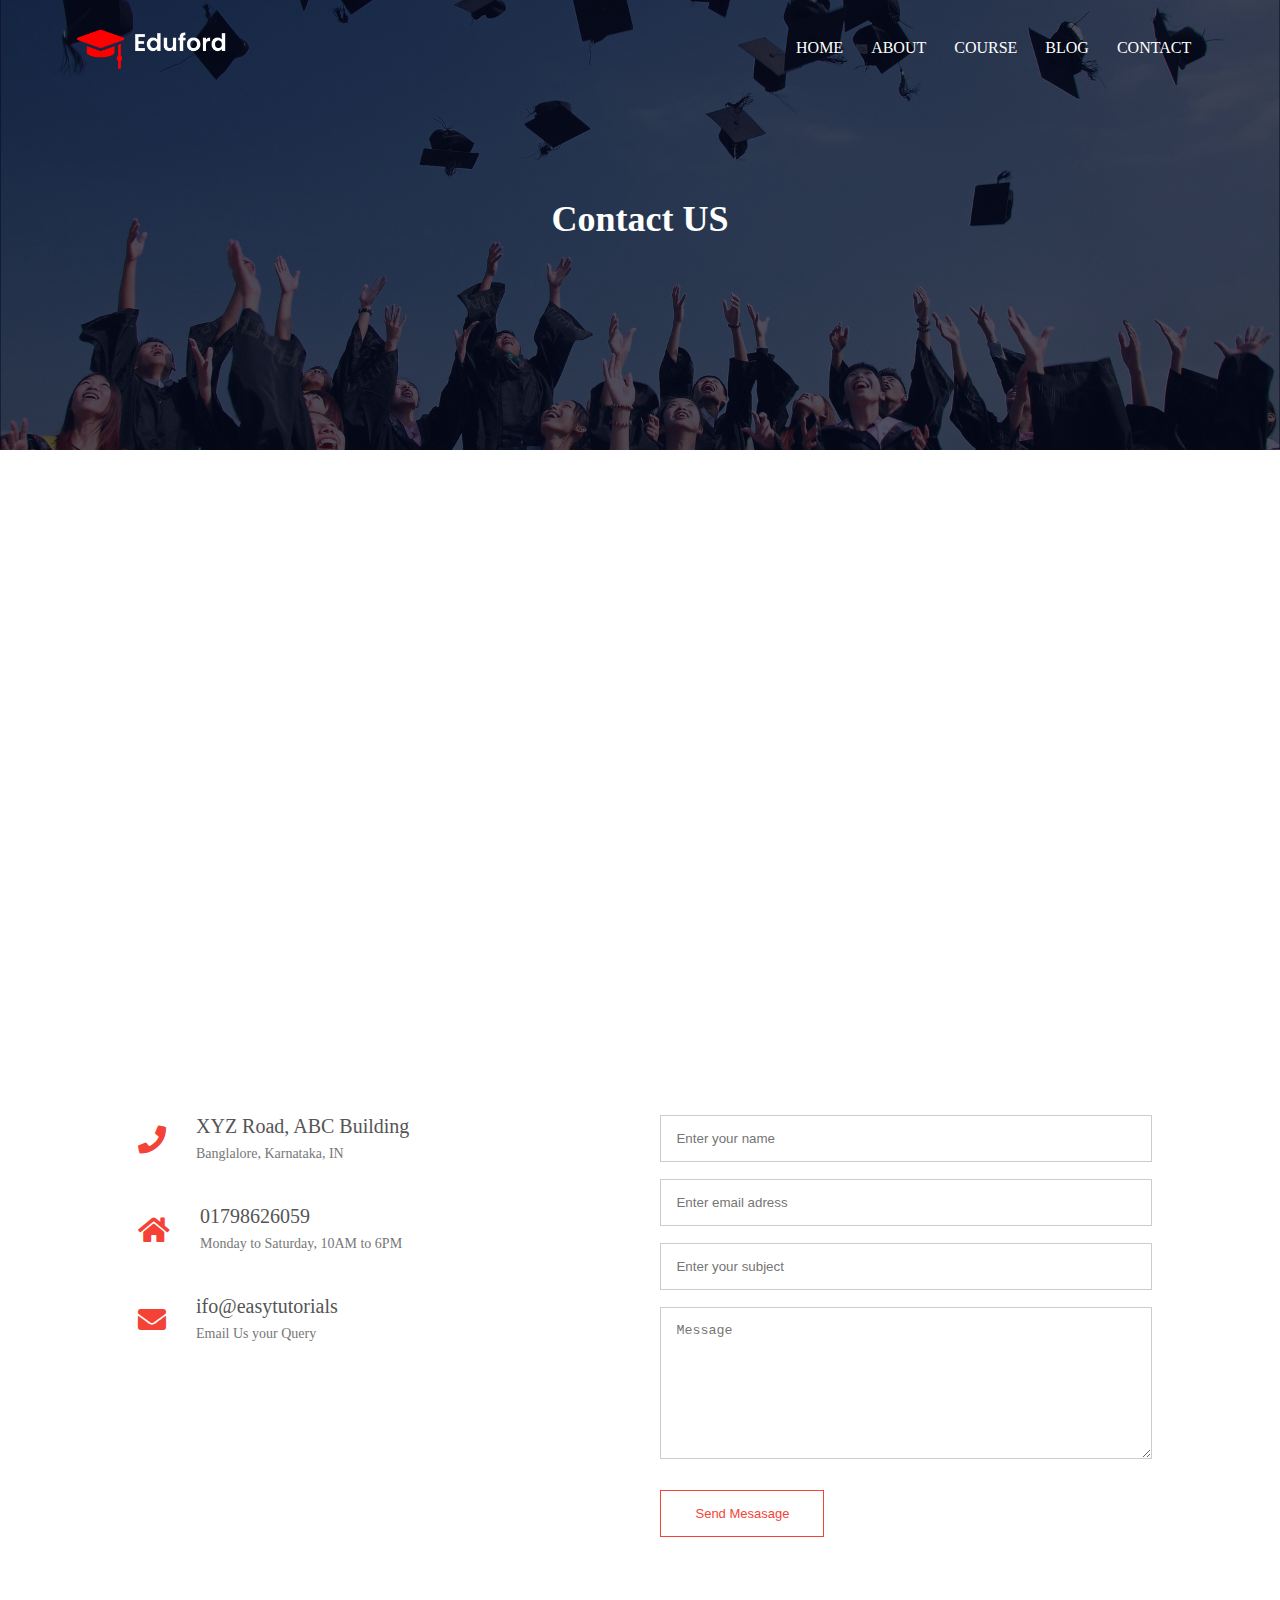
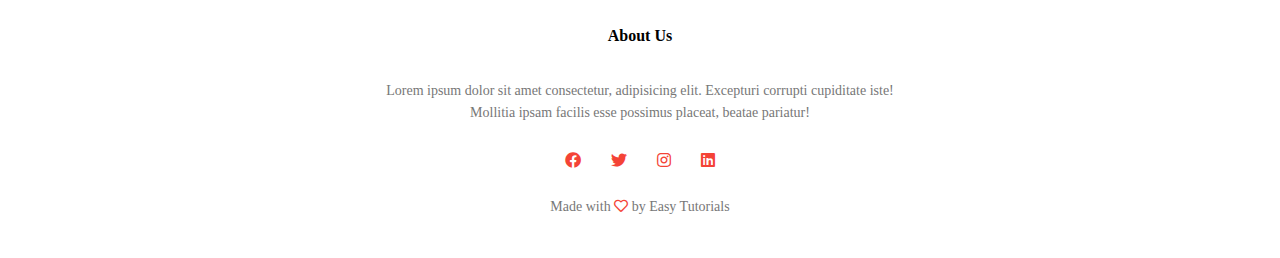
<file: university/contact.html>
<!DOCTYPE html>
<html lang="en">
<head>
    <meta charset="UTF-8">
    <meta http-equiv="X-UA-Compatible" content="IE=edge">
    <meta name="viewport" content="width=device-width, initial-scale=1.0">
    <title>University Website Design</title>
    <link rel="stylesheet" href="assets/fonts/fontAwesome/css/all.min.css">
    
    <script src='assets/js/jquery-3.6.0.min.js'></script>
    
    <link rel="stylesheet" href="style.css">
    <link rel="stylesheet" href="assets/css/responsive.css">
</head>
<body>
<!---Header Part Starts-->
    <section class="sub-header">
     <nav>
         <a href="index.html"><img src="assets/img/logo.png" alt=""></a>
         <div class="navlinks" >
        <i class="fa fa-times" ></i>
             <ul>
                <li><a href="index.html">HOME</a></li>
                <li><a href="about.html">ABOUT</a></li>
                <li><a href="course.html">COURSE</a></li>
                <li><a href="blog.html">BLOG</a></li>
                <li><a href="contact.html">CONTACT</a></li>
                 
             </ul>
         </div>
         <i class="fa fa-bars"></i>
     </nav>
     <h1>Contact US</h1>

    </section>
<!---Header Part Ends-->
<!---Contact Starts-->
<section class="location">
    <iframe src="https://www.google.com/maps/embed?pb=!1m18!1m12!1m3!1d14603.247958789063!2d90.40167963626332!3d23.78970845311883!2m3!1f0!2f0!3f0!3m2!1i1024!2i768!4f13.1!3m3!1m2!1s0x3755c7a0f70deb73%3A0x30c36498f90fe23!2sGulshan%2C%20Dhaka!5e0!3m2!1sen!2sbd!4v1626818174774!5m2!1sen!2sbd" width="600" height="450"
     style="border:0;" allowfullscreen="" loading="lazy"></iframe>

</section>
<section class="contactus">
    <div class="row">
        <div class="contact-col">
            <div>
                <i class="fa fa-phone"></i>
                <span>
                    <h5>XYZ Road, ABC Building</h5>
                    <p>Banglalore, Karnataka, IN</p>
                </span>
            </div>
            <div>
                <i class="fa fa-home"></i>
                <span>
                    <h5>01798626059</h5>
                    <p>Monday to Saturday, 10AM to 6PM</p>
                </span>
            </div>
            <div>
                <i class="fa fa-envelope"></i>
                <span>
                    <h5>ifo@easytutorials</h5>
                    <p>Email Us your Query</p>
                </span>
            </div>
        </div> 
            <div class="contact-col">
             <form action="">
                 <input type="text" placeholder="Enter your name" required>
                 <input type="email" placeholder="Enter email adress" required >
                 <input type="textt" placeholder="Enter your subject" required>

                 <textarea   rows="8" placeholder="Message" required></textarea>
                 <button type="submit">Send Mesasage</button>
             </form>
            </div>  
        </div> 
    </div>
</section>

<!---Contact ENds-->
<!---FooterPart Starts-->
<footer >
<h4>About Us</h4>
<p>Lorem ipsum dolor sit amet consectetur, adipisicing elit. Excepturi corrupti cupiditate iste! <br> Mollitia ipsam facilis esse possimus placeat, beatae pariatur!</p>
<div class="icons">
    
    <i class="fab fa-facebook"></i>
    <i class="fab fa-twitter"></i>
    <i class="fab fa-instagram"></i>
    <i class="fab fa-linkedin"></i>
</div>
<p>Made with <i class="far fa-heart"></i> by Easy Tutorials</i></p>
</footer>
<!--Footer Part Ends-->
    <script>
        $(document).ready(function(){
          
         $(".fa-times").click(function(){
             $(".navlinks").css("right","-200px");
         });
 
         $(".fa-bars").click(function(){
             $(".navlinks").css("right","0%");
         });
         });
   
 
 
     </script>
</body>
</html>
</file>
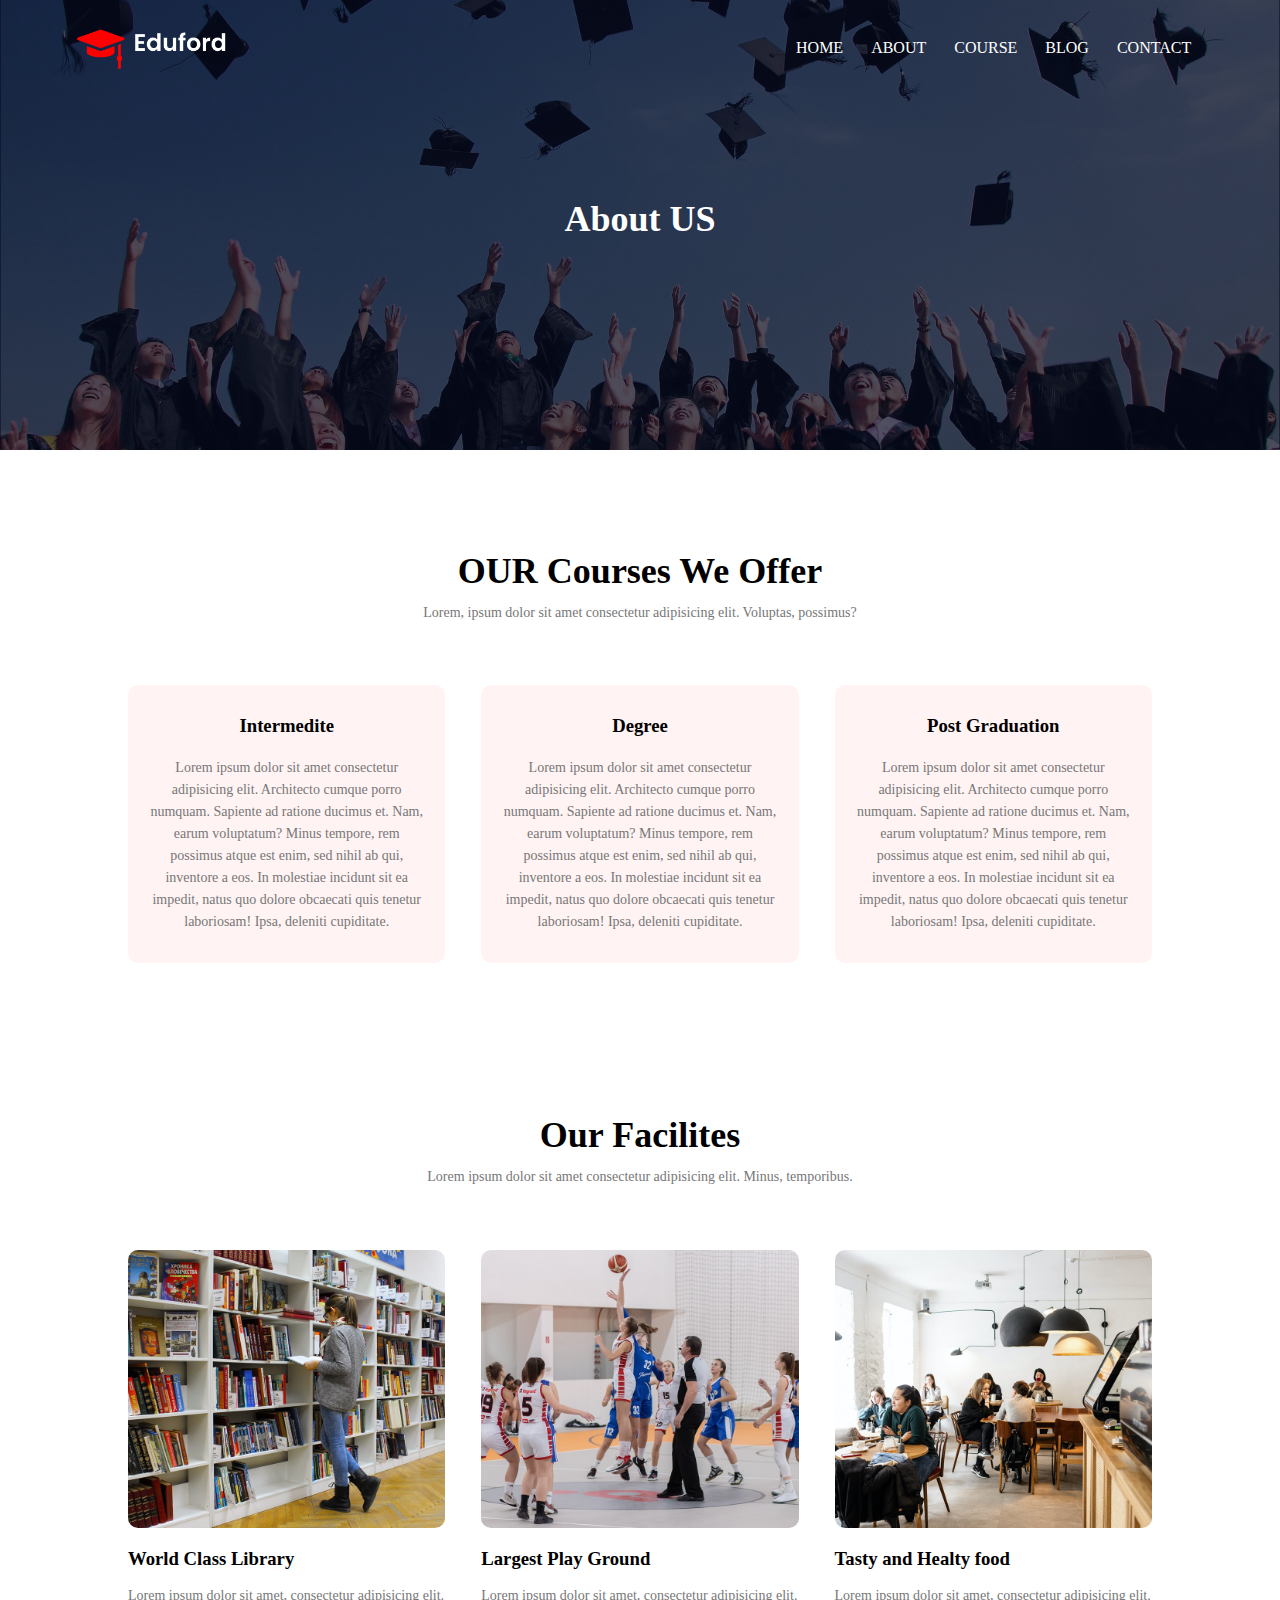
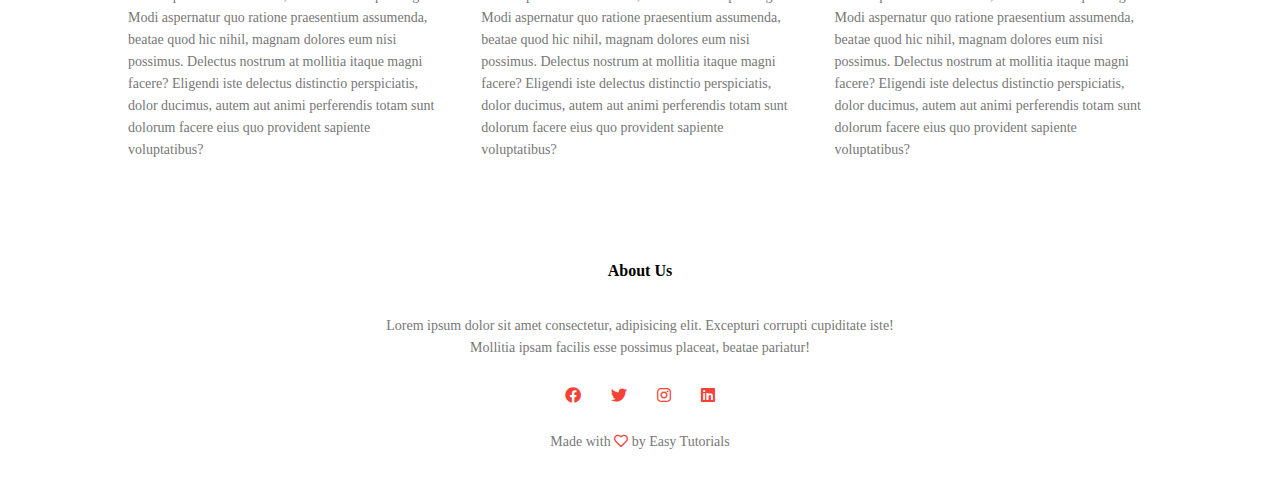
<file: university/course.html>
<!DOCTYPE html>
<html lang="en">
<head>
    <meta charset="UTF-8">
    <meta http-equiv="X-UA-Compatible" content="IE=edge">
    <meta name="viewport" content="width=device-width, initial-scale=1.0">
    <title>University Website Design</title>
    <link rel="stylesheet" href="assets/fonts/fontAwesome/css/all.min.css">
    
    <script src='assets/js/jquery-3.6.0.min.js'></script>
    
    <link rel="stylesheet" href="style.css">
    <link rel="stylesheet" href="assets/css/responsive.css">
</head>
<body>
<!---Header Part Starts-->
    <section class="sub-header">
     <nav>
         <a href="index.html"><img src="assets/img/logo.png" alt=""></a>
         <div class="navlinks" >
        <i class="fa fa-times" ></i>
             <ul>
                <li><a href="index.html">HOME</a></li>
                <li><a href="about.html">ABOUT</a></li>
                <li><a href="course.html">COURSE</a></li>
                <li><a href="blog.html">BLOG</a></li>
                <li><a href="contact.html">CONTACT</a></li>
                 
             </ul>
         </div>
         <i class="fa fa-bars"></i>
     </nav>
     <h1>About US</h1>

    </section>
<!---Header Part Ends-->
<!---Course page Content-->
<section class="course">
    <h1>OUR Courses We Offer</h1>
    <p>Lorem, ipsum dolor sit amet consectetur adipisicing elit. Voluptas, possimus?</p>
    <div class="row">
        <div class="course-col">
            <h3>Intermedite</h3>
            <p>Lorem ipsum dolor sit amet consectetur adipisicing elit. Architecto cumque porro numquam. Sapiente ad ratione ducimus et. Nam, earum voluptatum? Minus tempore, rem possimus atque est enim, sed nihil ab qui, inventore a eos. In molestiae incidunt sit ea impedit, natus quo dolore obcaecati quis tenetur laboriosam! Ipsa, deleniti cupiditate.</p>

        </div>
        <div class="course-col">
            <h3>Degree</h3>
            <p>Lorem ipsum dolor sit amet consectetur adipisicing elit. Architecto cumque porro numquam. Sapiente ad ratione ducimus et. Nam, earum voluptatum? Minus tempore, rem possimus atque est enim, sed nihil ab qui, inventore a eos. In molestiae incidunt sit ea impedit, natus quo dolore obcaecati quis tenetur laboriosam! Ipsa, deleniti cupiditate.</p>
            
        </div>
        <div class="course-col">
            <h3>Post Graduation</h3>
            <p>Lorem ipsum dolor sit amet consectetur adipisicing elit. Architecto cumque porro numquam. Sapiente ad ratione ducimus et. Nam, earum voluptatum? Minus tempore, rem possimus atque est enim, sed nihil ab qui, inventore a eos. In molestiae incidunt sit ea impedit, natus quo dolore obcaecati quis tenetur laboriosam! Ipsa, deleniti cupiditate.</p>
            
        </div>
    </div>
</section>
<!---Course Page Ends-->
<!--Facilities Part Starts-->
<section class="facilites">
    <h1>Our Facilites</h1>
    <p>Lorem ipsum dolor sit amet consectetur adipisicing elit. Minus, temporibus.</p>
    <div class="row">
        <div class="facilities-col">
            <img src="assets/img/library.png" alt="">
            <h3>World Class Library</h3>
            <p>Lorem ipsum dolor sit amet, consectetur adipisicing elit. Modi aspernatur quo ratione praesentium assumenda, beatae quod hic nihil, magnam dolores eum nisi possimus. Delectus nostrum at mollitia itaque magni facere? Eligendi iste delectus distinctio perspiciatis, dolor ducimus, autem aut animi perferendis totam sunt dolorum facere eius quo provident sapiente voluptatibus?</p>

        </div>
        <div class="facilities-col">
            <img src="assets/img/basketball.png" alt="">
            <h3>Largest Play Ground</h3>
            <p>Lorem ipsum dolor sit amet, consectetur adipisicing elit. Modi aspernatur quo ratione praesentium assumenda, beatae quod hic nihil, magnam dolores eum nisi possimus. Delectus nostrum at mollitia itaque magni facere? Eligendi iste delectus distinctio perspiciatis, dolor ducimus, autem aut animi perferendis totam sunt dolorum facere eius quo provident sapiente voluptatibus?</p>
            
        </div>
        <div class="facilities-col">
            <img src="assets/img/cafeteria.png" alt="">
            <h3>Tasty and Healty food</h3>
            <p>Lorem ipsum dolor sit amet, consectetur adipisicing elit. Modi aspernatur quo ratione praesentium assumenda, beatae quod hic nihil, magnam dolores eum nisi possimus. Delectus nostrum at mollitia itaque magni facere? Eligendi iste delectus distinctio perspiciatis, dolor ducimus, autem aut animi perferendis totam sunt dolorum facere eius quo provident sapiente voluptatibus?</p>
            
        </div>
    </div>
</section>
<!--Facilities Part Ends-->
<!--Footer Part Starts-->
<footer >
<h4>About Us</h4>
<p>Lorem ipsum dolor sit amet consectetur, adipisicing elit. Excepturi corrupti cupiditate iste! <br> Mollitia ipsam facilis esse possimus placeat, beatae pariatur!</p>
<div class="icons">
    
    <i class="fab fa-facebook"></i>
    <i class="fab fa-twitter"></i>
    <i class="fab fa-instagram"></i>
    <i class="fab fa-linkedin"></i>
</div>
<p>Made with <i class="far fa-heart"></i> by Easy Tutorials</i></p>
</footer>
<!--Footer Part Ends-->
    <script>
        $(document).ready(function(){
          
         $(".fa-times").click(function(){
             $(".navlinks").css("right","-200px");
         });
 
         $(".fa-bars").click(function(){
             $(".navlinks").css("right","0%");
         });
         });
   
 
 
     </script>
</body>
</html>
</file>
<file: portfolio/style.css>
@import'assets/css/uti.css';
:root{
    --primary:#3DCFD3;
    --dark:#161616;
    --pure:#FFFFFF;
    --ternary:#898989;
    --light:#F2F2F2;

}
body{
    font-family: 'Poppins',sans-serif;
}

*{
    margin:0;
    padding:0;
    box-sizing: border-box;
    
}
header{
    background-color: var(--dark);
    clip-path: polygon(0 0,100% 0,100% 100%,70% 90%, 0 100%);
    
    
    
}
header nav{
    padding: 2rem 0;
}

header .links a{
    color: var(--pure);
    list-style-type: none;
    text-decoration: none;
    transition:all .3s ;
}
header .links ul li a:hover{
    color:var(--primary);
    
}
header .brand .links ul{
    list-style-type: none;
    
}
header .brand .links ul li{
    margin-left: 3rem;
    
}
header .brand .links li{
    float: left;
}
header .contact button{
   padding: 0.8rem 2rem;
   font-size: 1rem;
   font-weight: 600;
   border:2px solid;
   outline: none;
   cursor:pointer;
   background-color: var(--primary);
   color:black;
   transition: all .3s ease;
}
header .contact button:hover{
    background-color: transparent;
    color: var(--primary);
    border-color: var(--primary);
}
.hero img{
    width:400px;
}
.hero .right{
    color:var(--pure)
}
.hero .right h6{
    font-size: 1.6rem;
    color:var(--primary);
    margin:0.5rem;
}
.hero .right h1{
    font-size: 4rem;
    font-weight: 100;
    
    margin-bottom: 2rem;
}
.hero .right h1 span{
color:var(--primary);
}
.hero .right p{
    line-height: 1.9;
    margin-bottom: 2rem;
}
.hero .right button{
    background-color: transparent;
    border:2px solid var(--primary);
    color:var(--primary);
    padding:0.8rem 2rem ;
    cursor:pointer;
}
.hero .right button:hover{
    background-color: var(--primary);
    color:black
}
.hero .right{
    margin-top:-7rem;
}

.about{
    margin-top: 6rem;
    margin-bottom: 6rem;;
}
.about .left img{
    height: 450px;
}
.about .right h1{
    margin-bottom: 1rem;
    font-size: 1.6rem;

}
.about .right h1 span{
    color: var(--primary);
}
.about .right h3{
    font-size: 1rem;
    margin-bottom: 1rem;
}
.about .right p{
    color: var(--ternary);
    line-height: 1.9;

}
.about .right .icons{
    display: flex;
}
.service{
    padding-top: 120px;
    padding-bottom: 120px;
}
.service .service-heading{
   color:black;
   text-align: center;
   margin-bottom: 1rem;
   line-height: 1.5;
}
.service .service-heading + p{
    text-align: center;
    color:var(--ternary);
    margin-bottom: 1rem;

}
.service{
    background-color: var(--light);
}
.service .service-heading span{
    color:var(--primary);
}
.service .write{
    margin-bottom:5rem;
}
.service .wrapper{
    display: grid;
    grid-template-columns: auto auto auto;
     
    grid-row-gap: 5rem;
    
}
.service .wrapper .card i{

    background-color: var(--primary);
    font-size: 45px;
    padding: 1.2rem;
    position: relative;
    left: 20px ;
    position: absolute;
    top:-3.5rem;
    left:10rem;
}
 .service .wrapper .card{
    background-color: var(--pure);
    padding:3rem 2rem;
    position: relative;
    text-align: center;
    width: 400px;
    transition: all 0.3s;
    
}
.service.wrapper .card h2{
    margin-top: 20px;
}
.service .wrapper .card:hover{
    background-color: var(--dark);
    color: white;
}
.freelance button{
    background-color:var(--primary) ;
    border:2px solid var(--primary);
    color:white;
    padding:0.8rem 2rem ;
    cursor:pointer;

}
.freelance{
    
    text-align: center;
    background: linear-gradient(rgba(0,0,0,0.7),rgba(0,0,0,0.7)),url(assets/img/camera.png);
    color:white;
    clip-path: polygon(0 0,100% 0,100% 100%,67% 80%, 0 100%);
    padding-bottom: 14rem;
    padding-top: 8rem;
    background-position: center;
    background-repeat: no-repeat;
    background-size: cover;
}
.freelance h1{
    font-size: 2rem;
    margin-bottom: 0.5rem;
}
.freelance p{
    margin-bottom:2rem;
}
.reviews{
    text-align: center;
    padding-top: 5rem;
    padding-bottom: 5rem;

}
.reviews h1 span{
    color: var(--primary);
}
.work {
    text-align: center;
    background-color: var(--light);
    padding-top:5rem ;
}
.work h1 span{
    color:var(--primary);
}
.work .wrapper{
    display:grid;
    grid-template-columns: auto auto auto ;
    grid-gap:2rem;
    padding-top: 5rem;
    padding-bottom: 6rem;
    
}
.work .wrapper img{
    width: 100%;
}
.work .wrapper .card{
    position: relative;

}
.work .wrapper .card .overlay{
    position: absolute;
    
    width: 100%;
    height: 100%;
    background-color: #3DCFD3;
    display: flex;
    justify-content: center;
    align-items:center ;  
    cursor: pointer;
    flex-direction: column;
    opacity:0;
    transition: all 0.3s;


} 
.work .wrapper .card:hover .overlay{
    opacity: 0.7;
}
.blog{
    padding-top: 6rem;
    text-align: center;
    background-color: var(--dark);
    color:white;
}
.blog h1 span{
    color:var(--primary);
}
.blog .wrapper{
    padding-top: 5rem;
    padding-bottom: 7rem;
    display:grid;
    grid-template-columns: 1fr 1fr 1fr;
    grid-gap:3rem;
}
.blog .wrapper .card img{
    width: 100%;
    height: 100%;
}
.blog .wrapper .card .cardcontent{
    color: var(--dark);
    background-color: var(--pure);
    padding:2rem;
}
.blog .wrapper .card .cardcontent h1{
    font-size: 1rem;
    font-weight: 600;
}
.blog .wrapper .card .cardcontent a{
    color: var(--dark);
    text-decoration: none;
}
.blog .wrapper .card .cardcontent p{
    text-align: left;
    color:var(--ternary);
    font-size: 0.8rem;
}
.contactform{
    padding-top: 5rem;
    text-align: center;
    padding-bottom: 7rem;;
}
.contactform .wrapper{
    padding-top: 20px;
    display:grid;
    grid-template-columns: 1fr 1fr 1fr;
}
.contactform .wrapper .icon{
    padding-bottom: 3rem;
    text-align: center;
}
.contactform .wrapper .icon i{
    padding-top: 3rem;
    font-size: 2rem;
    margin-bottom: 3rem;
}
.contactform .wrapper .icon h6{
    font-size: 1rem;
    color:var(--ternary)
}
.contactform .input{
    display:grid;
    grid-template-columns: 1fr 1fr;
    grid-gap: 2rem;
    margin-bottom: 2rem;

}
.contactform .input input{
    padding:0.5rem;
    
    
}
.contactform .input2{
    display:flex;
    flex-direction: column; 
    
}
.contactform .input2 input{
    margin-bottom: 2rem;
    padding: 1rem;
}
.contactform .input2 textarea{
    padding:0.5;
}
.btn{
    text-align: left;

}
.btn button{
    padding:1rem;
    background-color: var(--primary);
    color:var(--dark);
    border-style: none;
}
footer{
    padding: 5rem 0 7rem;
    text-align: center;
    background-color: var(--dark);
}
footer img {
    width:15rem;
}
</file>
<file: portfolio/assets/css/responsive.css>
@media only screen and (max-width:1400px){
    .service .wrapper {
        
        position: relative;
        right: 60px;
        grid-column-gap: 40px;
}
.service .write {
    
    position: relative;
    left: 50px;
}
}
@media only screen and (max-width:1340px){
    .service .wrapper {
        
        right: 80px;
        grid-column-gap: 30px;
    }
}
@media only screen and (max-width:1300px){
    .service .wrapper .card {
        width: 350px;
        left: 90px;
    }
    .service .wrapper .card i {
        
        left: 9rem;
}
}
@media only screen and (max-width:1200px){
    .service .wrapper {
        right: 160px;
    }
}
@media only screen and (max-width:1160px){
    .service .wrapper {
        
        grid-column-gap: 15px;
    }
}
@media only screen and (max-width:1100px){
    .service .wrapper .card {
        width: 309px;
        left: 160px;
    }
    .service .wrapper .card i {
        left: 7rem;
    }
}
@media only screen and (max-width:1000px){
    .service .wrapper .card {
        width: 251px;
        left: 178px;
    }
    .service .wrapper .card i {
        left: 5.5rem;
    }
}
@media only screen and (max-width:994px){
    .service .wrapper .card {
        width: 251px;
        left: 121px;
    }
    .service .wrapper .card i {
        left: 5rem;
    }
    .about .right.flex-1 {
        margin: 19px;
    }
    header .links ul {
        padding-left: 0rem;
    }
    header .brand .links ul li {
        margin-left: 1rem;
    }
    
}
@media only screen and (max-width:800px){
    .service .wrapper{
        display: grid;
        grid-template-columns: 1fr 1fr;
    }
    .service .wrapper .card {
        width: 300px;
        left: 176px;
    }
    .service .write {
        position: relative;
        left: 14px;
    }
    .service .write {
        margin-bottom: 6rem;
    }
    .service .wrapper .card i {
        left: 7rem;
    }
}
@media only screen and (max-width:768px){
    .container, .container-sm {
        max-width: 750px;
    }
}
@media only screen and (max-width:696px){
    
    .service .wrapper .card i {
        left: 4rem;
    }
    .service {
        padding-top: 95px;
        padding-bottom: 80px;
    }
    .brand.flex.items-center {
        /* flex-basis: auto; */
        flex: none;
    }
    header .brand .links ul li {
        margin-left: 0.8rem;
    }
    .blog .wrapper .card .cardcontent {
        color: var(--dark);
        background-color: var(--pure);
        padding: 0.3rem;
    }
    .service .wrapper .card {
        width: 230px;
        /* height: 320px; */
        left: 176px;
        padding: 1.5rem 0rem;
    }
   .about .container{
       flex-direction: column;
   }
   header nav{
       flex-direction: column;
   }
   header .contact button {
    padding: 0.8rem 3rem;
    font-size: 1rem;
    font-weight: 600;
    border: 2px solid;
    outline: none;
    cursor: pointer;
    background-color: var(--primary);
    color: black;
    transition: all .3s ease;
    margin-top: 40px;
}

header{
    clip-path: none;
}
.hero img {
    width: 280px;
}
.hero .right {
    margin-top: -1rem;
}
.hero .right h1 {
    font-size: 3rem;
    font-weight: 100;
    margin-bottom: 0rem;
    margin-top: 0.5rem;
}
.hero .right p {
    
    margin-bottom: 1rem;
}
.service .wrapper .card {
    width: 272px;
    left: 185px;
    padding: 2.5rem 0rem;
}
.service .wrapper .card i {
    left: 5.5rem;
}
header .contact button {
   
    position: relative;
    left: 15px;
}

}
@media only screen and (max-width:696px){
    .service .wrapper .card {
        width: 272px;
        left: 176px;
        padding: 2.5rem 0rem;
    }
    .service .wrapper {
        display: grid;
        grid-template-columns: 1fr;
    }
    .service .wrapper .card {
        width: 451px;
        left: 40%;
        padding: 2.5rem 0rem;
    }
    .service .wrapper .card i {
        left: 10.7rem;
    }
}
@media only screen and (max-width:530px){
    nav .brand {
        display: grid;
        grid-auto-columns: 1fr;
        text-align: center;
    }
    nav .brand .links {
        margin-top: 30px;
    }
    header .contact button {
    
        bottom: 10px;
    }
    header {
        padding-bottom: 50px;
    }
    .service .wrapper .card {
        width: 300px;
        left: 55%;
        padding: 2.5rem 0rem;
    }
    .service .wrapper .card i {
        left: 6.5rem;
    }
    .blog .wrapper .card .cardcontent p {
        font-size: 0.7rem;
        line-height: 17px;
    }
    header .hero {
        display: grid;
    }
    header .hero .right {
        margin-top: 20px;
    }
  
}
@media only screen and (max-width:430px){
    .contactform .input {
       
        grid-template-columns: 1fr;
        
    }
}
@media only screen and (max-width:400px){
    .contactform .input {
       
        grid-template-columns: 1fr;
        
    }
    .blog .wrapper .card .cardcontent p {
        font-size: 0.6rem;
        line-height: 13px;
    }
    .hero img {
        width: 200px;
    }
}
@media only screen and (max-width:360px){
    
}
</file>
<file: university/style.css>
*{
    margin: 0;
    padding: 0;
    box-sizing: border-box;
}
/*Header CSS Starts*/
.header{
    min-height: 100vh;
    width: 100%;
    background-image: linear-gradient(rgba(4,9,30,0.7),rgba(4,8,30,0.7)),url(assets/img/banner.png);
    background-position: center;
    background-size: cover;
    position: relative;
}
nav{
    display: flex;
    padding: 2% 6%;
    justify-content:space-between;
    align-items: center;

}
nav img{
    width:150px;
}
.navlinks{
 flex:1;
text-align: right;
}
.navlinks ul li{
    list-style: none;
    display:inline-block;
    padding:8px 12px;
    position: relative;
}
.navlinks ul li a{
    color: #fff;
    text-decoration: none;
    font: size 13px;

}
.navlinks ul li::after{
    content: '';
    width: 0%;
    height:2px;
    background:#f44336;
    display: block;
    margin: auto;
    transition: all 0.3s;

}
.navlinks ul li:hover::after{
    width:100%;
}
.textbox{
    width: 90%;
    color:#fff;
    position:absolute;
    top:50%;
    left:50%;
    transform: translate(-50%,-50%);
    text-align: center;
}
.textbox h1{
    font-size: 62px;
}
.textbox p{
    margin: 10px 0 40px;
    font-size: 14px;
    color: #fff;

}
.textbox a{
    display: inline-block;
    text-decoration: none;
    color: #fff;
    border:1px solid #fff;
    padding:12px 34px;
    font-size:13px;
    background: transparent;
    position: relative;
    cursor: pointer;
}
.textbox a:hover{

border:1px solid #f44336;
background: #f44336;
transition: 1s;

}
nav .fa{
    display: none;
}
/*Header CSS Ends*/


/*Course CSS Starts*/
.course{
    width:80%;
    margin:auto;
    text-align: center;
    padding-top: 100px;
}
h1{
    font-size: 36px;
    font-weight: 600px;

}
p{
    color: #777;
    font-size: 14px;
    font-weight: 300;
    line-height: 22px;
    padding: 10px;
}
.row{
    margin-top: 5%;
    display:flex;
    justify-content: space-between;
}
.course-col{
    flex-basis: 31%;
    background: #fff3f3;
    border-radius:10px;
    margin-bottom: 5%;
    padding:20px 12px;
    box-sizing: border-box;
}
.course-col h3{
    text-align: center;
    font-weight: 600;
    margin:10px 0;
}
.course-col:hover{
    box-shadow: 0 0 20px 0px rgba(0,0,0,0.2);
}

/*Course CSS Ends*/

/*Campus CSS Starts*/
.campus{
    width: 80%;
    margin:auto;
    text-align: center;
    padding-top: 50px;
    

}
.campus-col{
    flex-basis: 32%;
    border-radius: 10px;
    margin-bottom: 30px;
    position: relative;
    overflow: hidden;
}
.campus-col img{
    width: 100%;
    display: block;
}
.layer{
    background: transparent;
    height: 100%;
    width: 100%;
   position: absolute;
   top: 0;
   left:0;
   transition: 0.5s;
}
.layer:hover{
    background: rgba(226,0,0,0.7);;
}
.layer h3{
    width: 100%;
    font-weight: 500;
    color: #fff;
    font-size: 26px;
    bottom: 0;
    left: 50%;
    transform: translateX(-50%);
    position: absolute;
    opacity: 0;
    transition: 0.5s;
}
.layer:hover h3{
    bottom: 49%;
    opacity: 1;
}

/*Campus CSS Ends*/

/*FAcilities CSS Starts*/
.facilites{
    width: 80%;
    margin: auto;
    text-align: center;
    padding-top: 100px;
}
.facilities-col{
    flex-basis: 31%;
    border-radius: 10px;
    margin-bottom: 5%;
    text-align: left;
}
.facilities-col img{
    width: 100%;
    border-radius: 10px;
}
.facilities-col p{
    padding: 0;
}
.facilities-col h3{
    margin-top: 16px;
    margin-bottom: 15px;
    text-align: left;
}

/*FAcilities CSS Ends*/
/*Testimnials CSS Starts*/
.testimonials{
    width:80%;
    margin:auto;
    padding-top: 100px;
    text-align: center;
}
.testi-col{
    flex-basis: 44%;
    border-radius: 10px;
    margin-bottom:5%;
    text-align: left;
    background: #fff3f3;
    padding: 25px;
    cursor:pointer;
    display: flex;

}
.testi-col img{
    height: 40px;
    margin-left: 5px;
    margin-right: 30px;
    border-radius: 50%;
}
.testi-col p{
    padding: 0;
}
.testi-col h3{
    margin-top: 15px;
    text-align: left;
}
.testi-col .fa{
    color:#f44336;
}
.testi-col .fas{
    color:#f44336;
}
.testi-col .far{
    color:#f44336;
}
/*Testimnials CSS ENds*/
/*CTA CSS Starts*/
.cta{
    width:80%;
    margin: 100px auto;
    background-image: linear-gradient(rgba(0,0,0,0.7),rgba(0,0,0,0.7)),url(assets/img/banner2.jpg);
    background-position: center;
    background-size: cover;
    text-align: center;
    padding:100px 0;
}
.cta h1{
    color: #fff;
    margin-bottom: 40px;
    padding: 0;
}
.cta a{
    display: inline-block;
    text-decoration: none;
    color: #fff;
    border:1px solid #fff;
    padding:15px 34px;
    font-size:13px;
    background: transparent;
    position: relative;
    cursor: pointer;
}
.cta a:hover{

border:1px solid #f44336;
background: #f44336;
transition: 1s;

}
/*CTA CSS Ends*/
/*Footer CSS Starts*/
footer{
    width: 80%;
    text-align: center;
    padding: 30px 0;
    margin:auto;
}
footer h4{
    margin-bottom: 25px;
    margin-top: 20px;
    font-weight: 600;
}
footer p{
    color: #777;
}
.icons .fab{
    color: #f44336;
    margin:0 13px;
    cursor: pointer;
    padding: 18px 0;

}
.far{
    color: #f44336; 
}
/*Footer CSS Ends*/
/*Abouts  US Page starts*/
.sub-header{
    height: 50vh;
    width: 100%;
    background-image:linear-gradient(rgba(4,9,30,0.7),rgba(4,9,30,0.7)),url(assets/img/background.jpg) ;
    background-position: center;
    background-size: cover;
    text-align: center;
    color: #fff;
}
.sub-header h1{
margin-top:100px;

}
.aboutus{
    width: 80%;
    margin: auto;
    padding-top:80px;
    padding-bottom:50px;
}
.about-col{
    flex-basis: 48%;
    padding: 30px 2px;
}
.about-col img{
    width: 100%;
}
.about-col h1{
    padding-top: 0;
}
.about-col p{
    padding: 15px 0 25px;
}
.about-col a{
    display: inline-block;
    text-decoration: none;
    color: #f44336;
    border:1px solid #f44336;
    padding:15px 34px;
    font-size:13px;
    background: transparent;
    position: relative;
    cursor: pointer;
}
.about-col a:hover{
color: #fff;
border:1px solid #f44336;
background: #f44336;
transition: 1s;

}
/*Abouts  US Page Ends*/
/*Blog  US Page Starts*/
.blog{
    width: 80%;
    margin:auto;
    padding:60px 0;
}
.blogleft{
    flex-basis: 65%;

}
.blogleft img{
    width: 100%;
}
.blogleft h2{
    color:#f44336;
    margin:30px 0;
    font-weight: 600;
}
.blogleft o{
    color:#999;
    padding: 0;
}
.blogright{
    flex-basis: 32%;

}
.blogright h3{
    background: #f44336;
    color: #fff;
    padding: 7px 0;
    font-size: 16px;
    margin-bottom: 20px;
}
.blogright div{
    display: flex;
    align-items: center;
    justify-content: space-between;
    color: #555;
    padding: 8px;
    box-sizing: border-box;
}
.comment{
    border: 1px solid #ccc;
    margin:50px 0;
    padding:10px 20px;
}
.comment h3{
    text-align: center;
}
.commentform input, .commentform textarea{
    width: 100%;
    padding: 10px;
    margin:15px 0;
    border: none;
    outline: none;
    background: #f0f0f0;
}
.commentform button{
    margin: 10px 0;
    
        display: inline-block;
        text-decoration: none;
        color: #f44336;
        border:1px solid #f44336;
        padding:15px 34px;
        font-size:13px;
        background: transparent;
        position: relative;
        cursor: pointer;
} 
.commentform  button:hover{
    color: #fff;
    border:1px solid #f44336;
    background: #f44336;
    transition: 1s;
    
    }


/*Blog  US Page Ends*/
/* contact Page starts*/
.location{
width:80%;
margin: auto;
padding: 80px 0;
}
.location iframe{
    width:100%;
}
.contactus{
    width: 80%;
    margin:auto;
}
.contact-col{
    flex-basis:48%;
    margin-bottom: 30px;

}
.contact-col div{
    display:flex;
    align-items: center;
    margin-bottom:40px;
}
.contact-col div .fa{
    font-size: 28px;
    color: #f44336;
    margin:10px;
    margin-right: 30px;
}
.contact-col div p{
    padding: 0;

}
.contact-col div h5{
    font-size: 20px;
    margin-bottom: 5px;
    color:#555;
    font-weight: 400;
}
.contact-col input, .contact-col textarea{
 width:100%;
 padding:15px;
 margin-bottom: 17px;
 outline: none;
 border: 1px solid #ccc;
}
.contact-col button{
    margin: 10px 0;
    
        display: inline-block;
        text-decoration: none;
        color: #f44336;
        border:1px solid #f44336;
        padding:15px 34px;
        font-size:13px;
        background: transparent;
        position: relative;
        cursor: pointer;
} 
.contact-col  button:hover{
    color: #fff;
    border:1px solid #f44336;
    background: #f44336;
    transition: 1s;
    
    }
/*contact Page Ends*/
</file>
<file: university/assets/css/responsive.css>
@media(max-width:700px){
    .textbox h1{
        font: size 20px;
    }
    .navlinks ul li{
        display: block;
    }
    .navlinks{
        position: absolute;
        background: #f44336;
        height: 100vh;
        width: 200px;
        top: 0%;
        right: -200px;
        text-align: left;
        z-index:2;
        
    }
    nav .fa{
        display: block;
        color: #fff;
        margin:10px;
        font-size: 22px;
        cursor: pointer;
    }
    .row{
        flex-direction: column;
    }
    .testi-col img{
        
        margin-right: 0px;
        border-radius: 15%;
    }
    .cta h1{
        font-size: 24px;
    }
}
</file>
